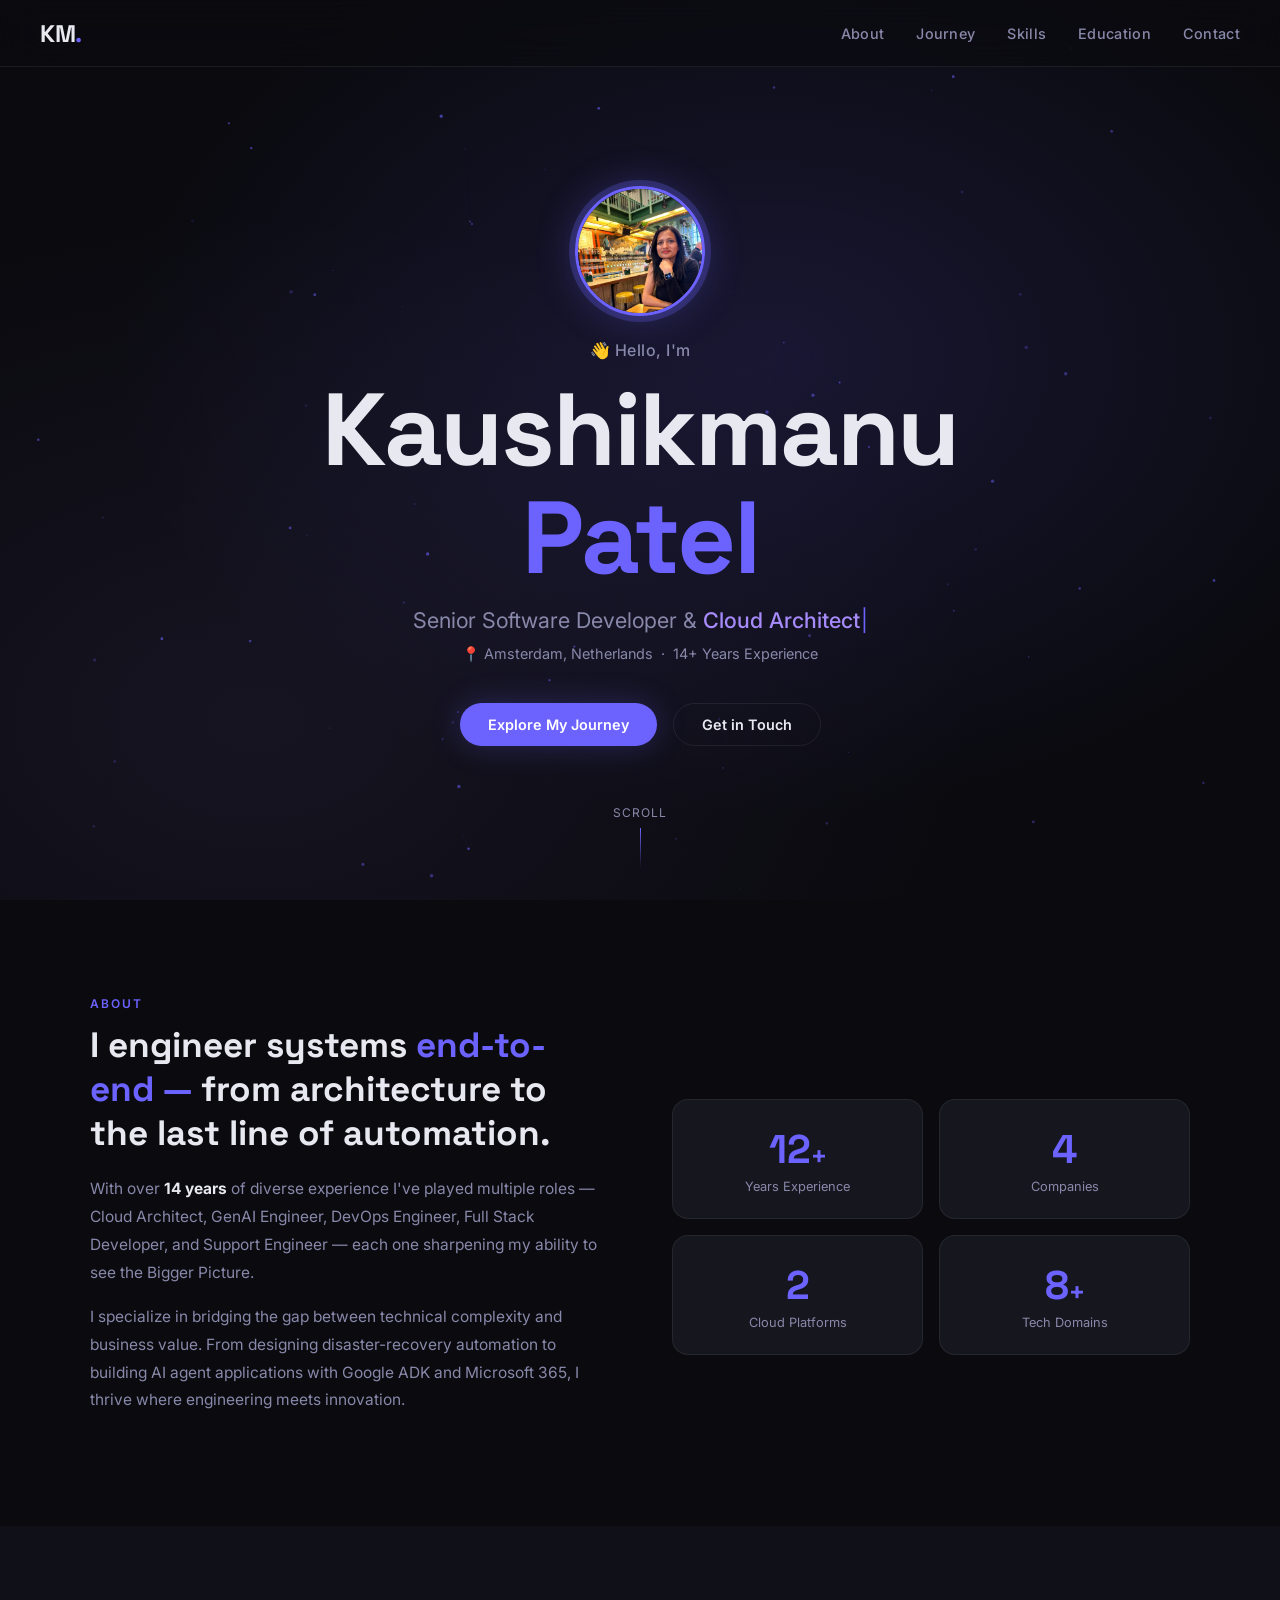
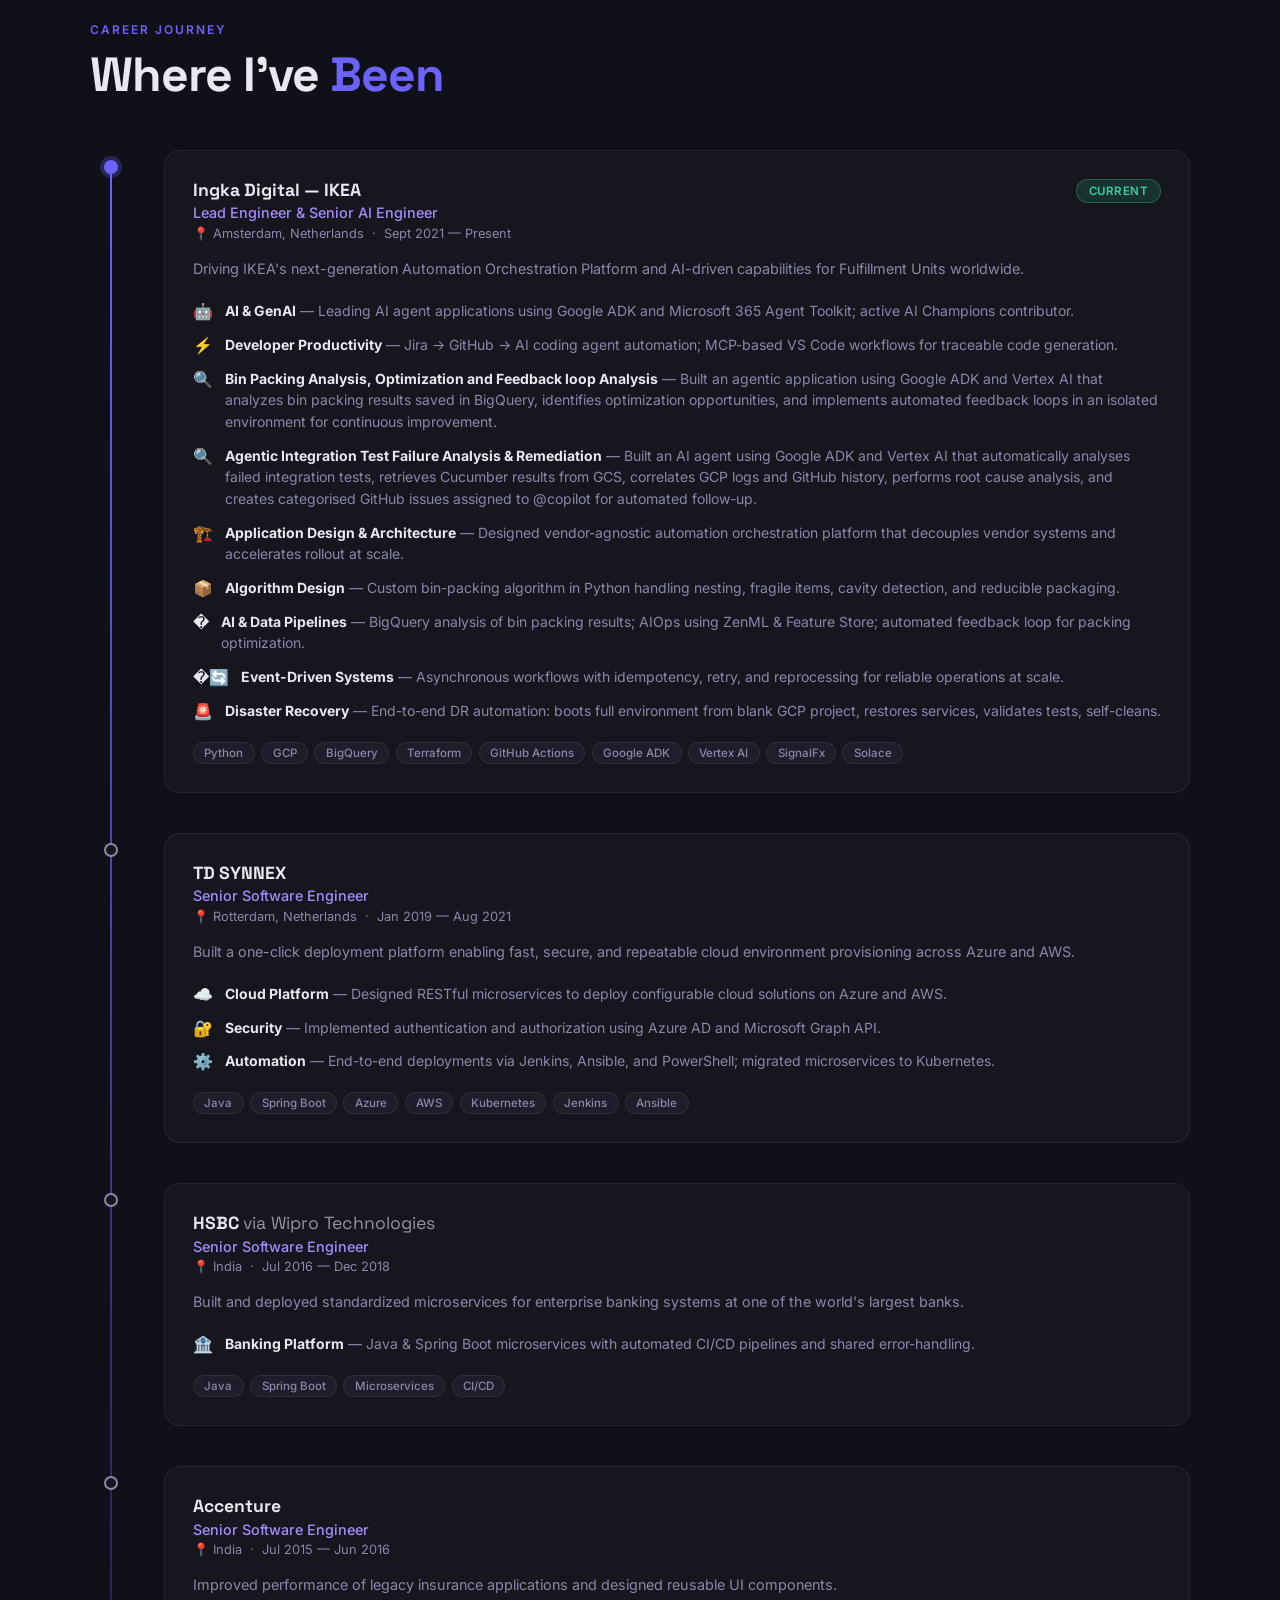
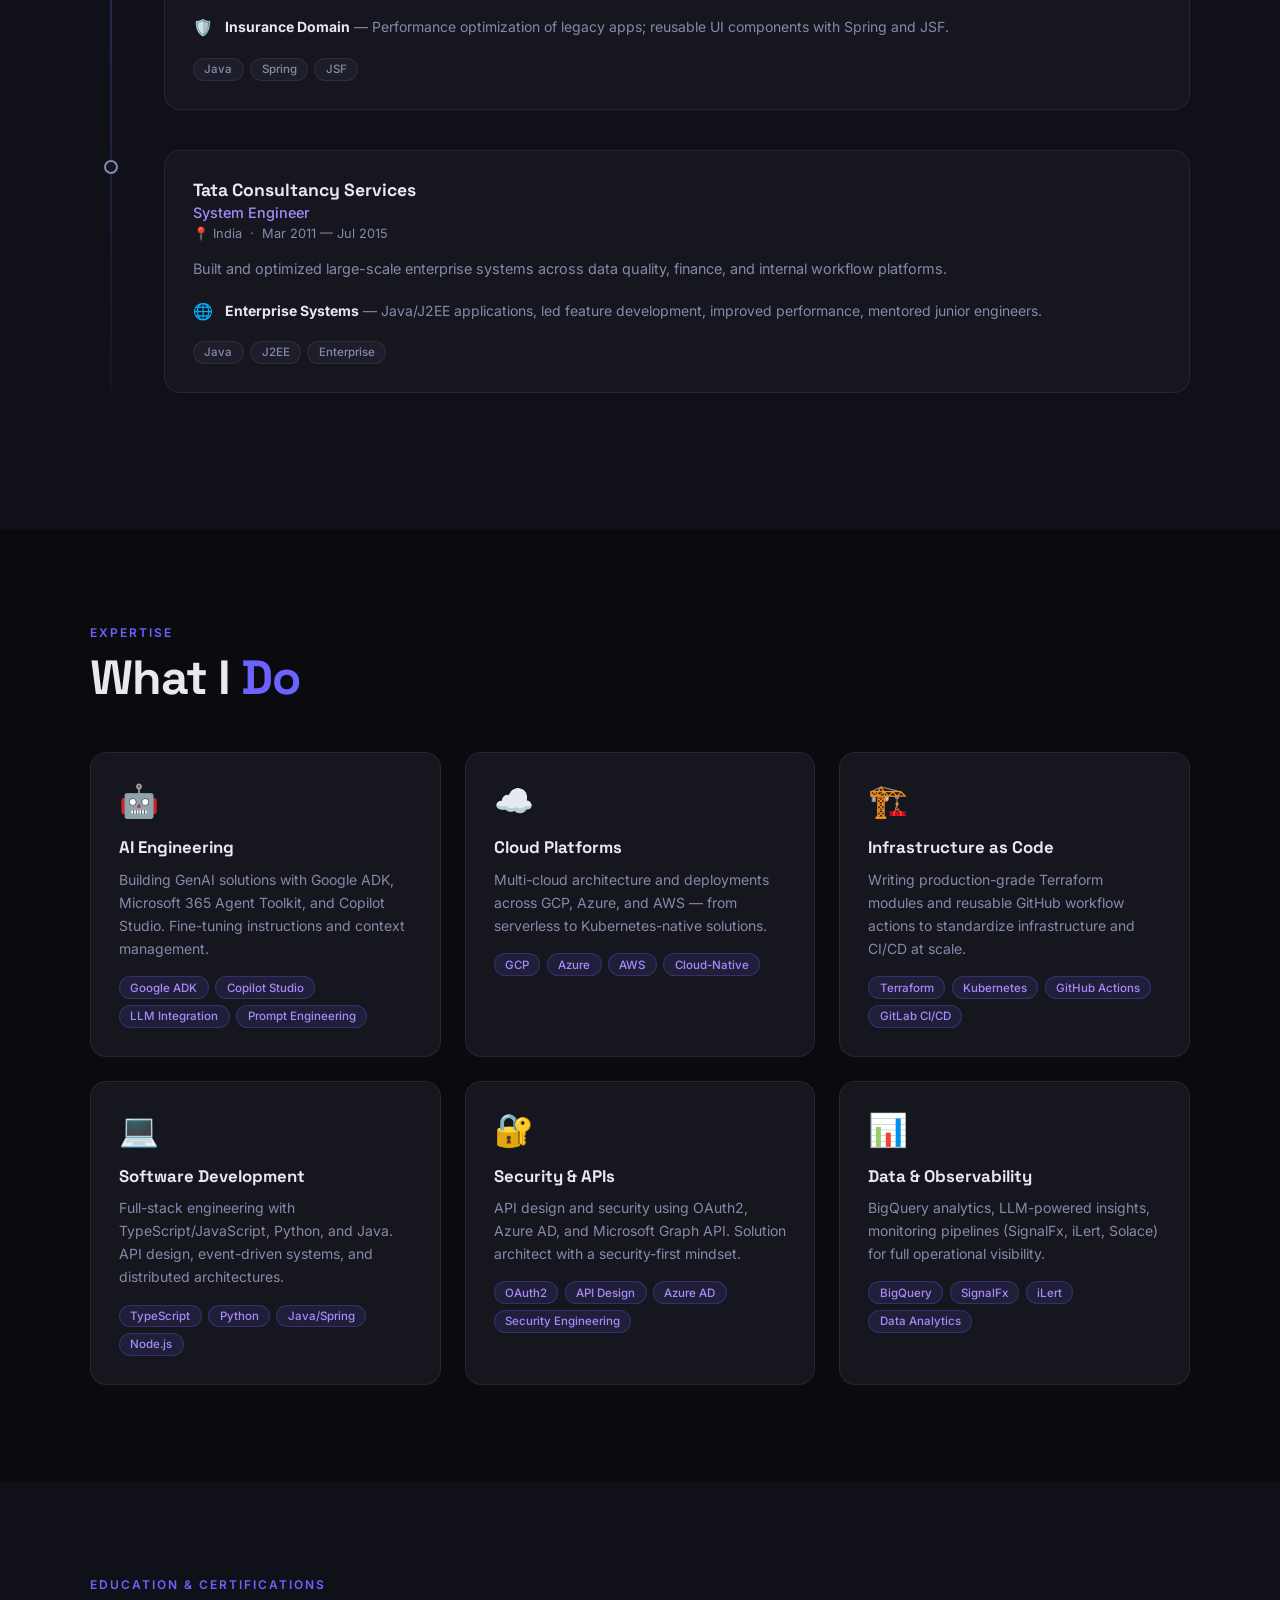
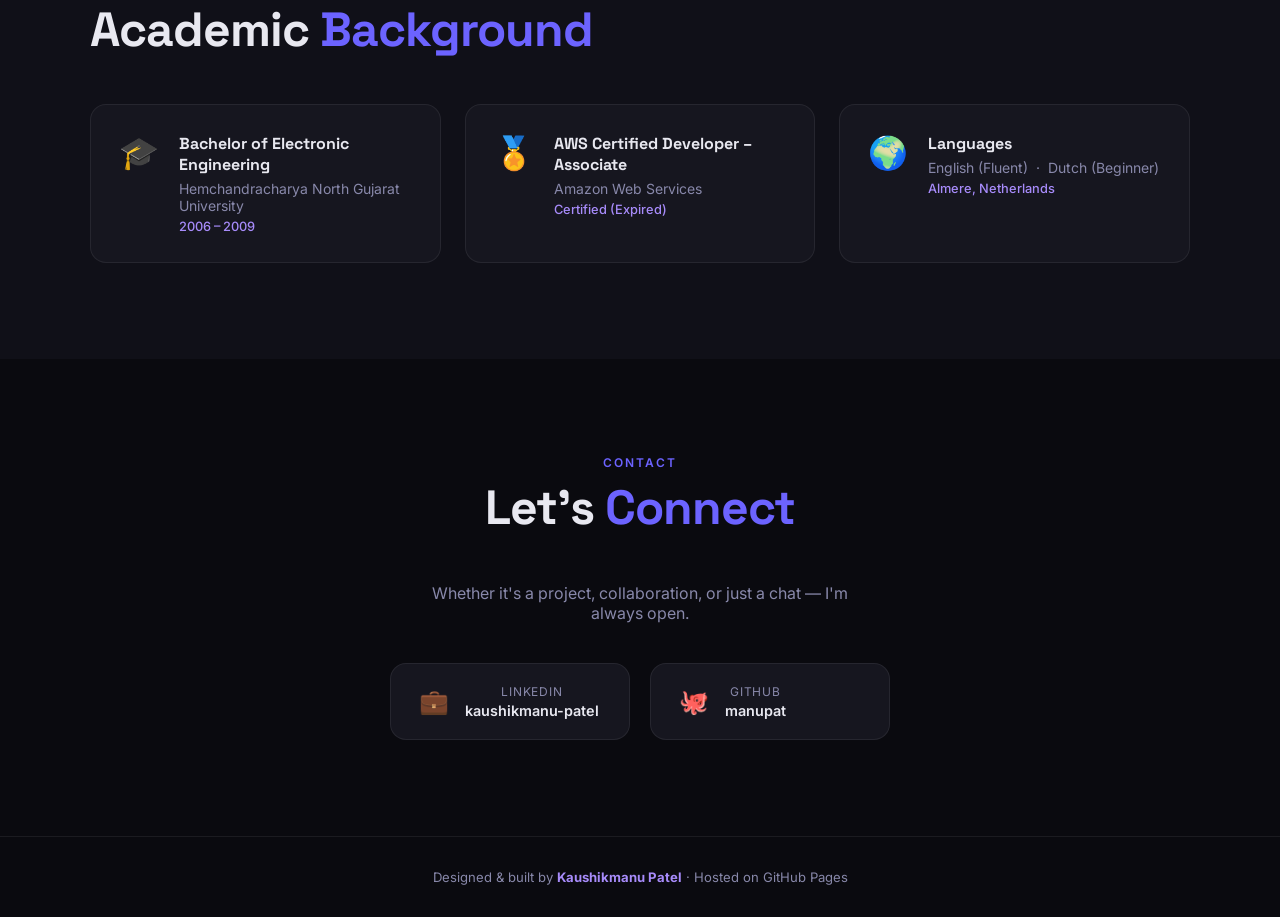
<file: index.html>
<!DOCTYPE html>
<html lang="en">
<head>
  <meta charset="UTF-8" />
  <meta name="viewport" content="width=device-width, initial-scale=1.0" />
  <title>Kaushikmanu Patel — Senior Software Developer</title>
  <link rel="preconnect" href="https://fonts.googleapis.com" />
  <link href="https://fonts.googleapis.com/css2?family=Inter:wght@300;400;500;600;700;800&family=Space+Grotesk:wght@400;500;600;700&display=swap" rel="stylesheet" />
  <link rel="stylesheet" href="style.css" />
</head>
<body>

  <!-- ──────────────────────────── NAV ──────────────────────────── -->
  <nav id="navbar">
    <div class="nav-brand">KM<span class="dot">.</span></div>
    <ul class="nav-links">
      <li><a href="#about">About</a></li>
      <li><a href="#journey">Journey</a></li>
      <li><a href="#skills">Skills</a></li>
      <li><a href="#education">Education</a></li>
      <li><a href="#contact">Contact</a></li>
    </ul>
    <button class="hamburger" id="hamburger" aria-label="menu">
      <span></span><span></span><span></span>
    </button>
  </nav>

  <!-- ──────────────────────────── HERO ──────────────────────────── -->
  <section id="hero">
    <div class="hero-bg">
      <canvas id="particle-canvas"></canvas>
    </div>
    <div class="hero-content">
      <div class="hero-avatar-wrap">
        <img src="IMG_2218.JPG" alt="Kaushikmanu Patel" class="hero-avatar" />
      </div>
      <p class="hero-eyebrow">👋 Hello, I'm</p>
      <h1 class="hero-name">Kaushikmanu<br /><span class="accent">Patel</span></h1>
      <p class="hero-title">Senior Software Developer &amp; <span class="typed-wrapper"><span id="typed"></span><span class="cursor">|</span></span></p>
      <p class="hero-location">📍 Amsterdam, Netherlands &nbsp;·&nbsp; 14+ Years Experience</p>
      <div class="hero-cta">
        <a href="#journey" class="btn btn-primary">Explore My Journey</a>
        <a href="#contact" class="btn btn-ghost">Get in Touch</a>
      </div>
    </div>
    <div class="scroll-hint">
      <span>Scroll</span>
      <div class="scroll-line"></div>
    </div>
  </section>

  <!-- ──────────────────────────── ABOUT ──────────────────────────── -->
  <section id="about" class="section">
    <div class="container">
      <div class="section-label">About</div>
      <div class="about-grid">
        <div class="about-text fade-in">
          <h2>I engineer systems <span class="accent">end-to-end —</span> from architecture to the last line of automation.</h2>
          <p>With over <strong>14 years</strong> of diverse experience I've played multiple roles — Cloud Architect, GenAI Engineer, DevOps Engineer, Full Stack Developer, and Support Engineer — each one sharpening my ability to see the Bigger Picture.</p>
          <p>I specialize in bridging the gap between technical complexity and business value. From designing disaster-recovery automation to building AI agent applications with Google ADK and Microsoft 365, I thrive where engineering meets innovation.</p>
        </div>
        <div class="about-cards fade-in">
          <div class="stat-card">
            <span class="stat-number" data-target="14">0</span><span class="stat-suffix">+</span>
            <span class="stat-label">Years Experience</span>
          </div>
          <div class="stat-card">
            <span class="stat-number" data-target="5">0</span><span class="stat-suffix"></span>
            <span class="stat-label">Companies</span>
          </div>
          <div class="stat-card">
            <span class="stat-number" data-target="3">0</span><span class="stat-suffix"></span>
            <span class="stat-label">Cloud Platforms</span>
          </div>
          <div class="stat-card">
            <span class="stat-number" data-target="10">0</span><span class="stat-suffix">+</span>
            <span class="stat-label">Tech Domains</span>
          </div>
        </div>
      </div>
    </div>
  </section>

  <!-- ──────────────────────────── JOURNEY ──────────────────────────── -->
  <section id="journey" class="section section-dark">
    <div class="container">
      <div class="section-label">Career Journey</div>
      <h2 class="section-title">Where I've <span class="accent">Been</span></h2>
      <div class="timeline">

        <!-- Job 1 -->
        <div class="timeline-item active" data-job="0">
          <div class="timeline-marker">
            <div class="marker-dot"></div>
          </div>
          <div class="timeline-card fade-in">
            <div class="card-header">
              <div>
                <div class="card-company">Ingka Digital — IKEA</div>
                <div class="card-role">Lead Engineer & Senior AI Engineer</div>
                <div class="card-meta">📍 Amsterdam, Netherlands &nbsp;·&nbsp; Sept 2021 — Present</div>
              </div>
              <div class="card-badge current">Current</div>
            </div>
            <p class="card-tagline">Driving IKEA's next-generation Automation Orchestration Platform and AI-driven capabilities for Fulfillment Units worldwide.</p>
            <div class="card-highlights">
              <div class="highlight">
                <span class="h-icon">🤖</span>
                <div><strong>AI & GenAI</strong> — Leading AI agent applications using Google ADK and Microsoft 365 Agent Toolkit; active AI Champions contributor.</div>
              </div>
              <div class="highlight">
                <span class="h-icon">⚡</span>
                <div><strong>Developer Productivity</strong> — Jira → GitHub → AI coding agent automation; MCP-based VS Code workflows for traceable code generation.</div>
              </div>
              <div class="highlight">
                <span class="h-icon">🔍</span>
                <div><strong>Bin Packing Analysis, Optimization and Feedback loop Analysis</strong> — Built an agentic application using Google ADK and Vertex AI that analyzes bin packing results saved in BigQuery, identifies optimization opportunities, and implements automated feedback loops in an isolated environment for continuous improvement.</div>
              </div>
              <div class="highlight">
                <span class="h-icon">🔍</span>
                <div><strong>Agentic Integration Test Failure Analysis & Remediation</strong> — Built an AI agent using Google ADK and Vertex AI that automatically analyses failed integration tests, retrieves Cucumber results from GCS, correlates GCP logs and GitHub history, performs root cause analysis, and creates categorised GitHub issues assigned to @copilot for automated follow-up.</div>
              </div>
              <div class="highlight">
                <span class="h-icon">🏗️</span>
                <div><strong>Application Design & Architecture</strong> — Designed vendor-agnostic automation orchestration platform that decouples vendor systems and accelerates rollout at scale.</div>
              </div>
              <div class="highlight">
                <span class="h-icon">📦</span>
                <div><strong>Algorithm Design</strong> — Custom bin-packing algorithm in Python handling nesting, fragile items, cavity detection, and reducible packaging.</div>
              </div>
              <div class="highlight">
                <span class="h-icon">�</span>
                <div><strong>AI & Data Pipelines</strong> — BigQuery analysis of bin packing results; AIOps using ZenML & Feature Store; automated feedback loop for packing optimization.</div>
              </div>
              <div class="highlight">
                <span class="h-icon">�🔄</span>
                <div><strong>Event-Driven Systems</strong> — Asynchronous workflows with idempotency, retry, and reprocessing for reliable operations at scale.</div>
              </div>
              <div class="highlight">
                <span class="h-icon">🚨</span>
                <div><strong>Disaster Recovery</strong> — End-to-end DR automation: boots full environment from blank GCP project, restores services, validates tests, self-cleans.</div>
              </div>
            </div>
            <div class="card-tags">
              <span>Python</span><span>GCP</span><span>BigQuery</span><span>Terraform</span><span>GitHub Actions</span><span>Google ADK</span><span>Vertex AI</span><span>SignalFx</span><span>Solace</span>
            </div>
          </div>
        </div>

        <!-- Job 2 -->
        <div class="timeline-item" data-job="1">
          <div class="timeline-marker">
            <div class="marker-dot"></div>
          </div>
          <div class="timeline-card fade-in">
            <div class="card-header">
              <div>
                <div class="card-company">TD SYNNEX</div>
                <div class="card-role">Senior Software Engineer</div>
                <div class="card-meta">📍 Rotterdam, Netherlands &nbsp;·&nbsp; Jan 2019 — Aug 2021</div>
              </div>
            </div>
            <p class="card-tagline">Built a one-click deployment platform enabling fast, secure, and repeatable cloud environment provisioning across Azure and AWS.</p>
            <div class="card-highlights">
              <div class="highlight">
                <span class="h-icon">☁️</span>
                <div><strong>Cloud Platform</strong> — Designed RESTful microservices to deploy configurable cloud solutions on Azure and AWS.</div>
              </div>
              <div class="highlight">
                <span class="h-icon">🔐</span>
                <div><strong>Security</strong> — Implemented authentication and authorization using Azure AD and Microsoft Graph API.</div>
              </div>
              <div class="highlight">
                <span class="h-icon">⚙️</span>
                <div><strong>Automation</strong> — End-to-end deployments via Jenkins, Ansible, and PowerShell; migrated microservices to Kubernetes.</div>
              </div>
            </div>
            <div class="card-tags">
              <span>Java</span><span>Spring Boot</span><span>Azure</span><span>AWS</span><span>Kubernetes</span><span>Jenkins</span><span>Ansible</span>
            </div>
          </div>
        </div>

        <!-- Job 3 -->
        <div class="timeline-item" data-job="2">
          <div class="timeline-marker">
            <div class="marker-dot"></div>
          </div>
          <div class="timeline-card fade-in">
            <div class="card-header">
              <div>
                <div class="card-company">HSBC <span style="font-weight:400;opacity:0.6">via Wipro Technologies</span></div>
                <div class="card-role">Senior Software Engineer</div>
                <div class="card-meta">📍 India &nbsp;·&nbsp; Jul 2016 — Dec 2018</div>
              </div>
            </div>
            <p class="card-tagline">Built and deployed standardized microservices for enterprise banking systems at one of the world's largest banks.</p>
            <div class="card-highlights">
              <div class="highlight">
                <span class="h-icon">🏦</span>
                <div><strong>Banking Platform</strong> — Java & Spring Boot microservices with automated CI/CD pipelines and shared error-handling.</div>
              </div>
            </div>
            <div class="card-tags">
              <span>Java</span><span>Spring Boot</span><span>Microservices</span><span>CI/CD</span>
            </div>
          </div>
        </div>

        <!-- Job 4 -->
        <div class="timeline-item" data-job="3">
          <div class="timeline-marker">
            <div class="marker-dot"></div>
          </div>
          <div class="timeline-card fade-in">
            <div class="card-header">
              <div>
                <div class="card-company">Accenture</div>
                <div class="card-role">Senior Software Engineer</div>
                <div class="card-meta">📍 India &nbsp;·&nbsp; Jul 2015 — Jun 2016</div>
              </div>
            </div>
            <p class="card-tagline">Improved performance of legacy insurance applications and designed reusable UI components.</p>
            <div class="card-highlights">
              <div class="highlight">
                <span class="h-icon">🛡️</span>
                <div><strong>Insurance Domain</strong> — Performance optimization of legacy apps; reusable UI components with Spring and JSF.</div>
              </div>
            </div>
            <div class="card-tags">
              <span>Java</span><span>Spring</span><span>JSF</span>
            </div>
          </div>
        </div>

        <!-- Job 5 -->
        <div class="timeline-item" data-job="4">
          <div class="timeline-marker">
            <div class="marker-dot"></div>
          </div>
          <div class="timeline-card fade-in">
            <div class="card-header">
              <div>
                <div class="card-company">Tata Consultancy Services</div>
                <div class="card-role">System Engineer</div>
                <div class="card-meta">📍 India &nbsp;·&nbsp; Mar 2011 — Jul 2015</div>
              </div>
            </div>
            <p class="card-tagline">Built and optimized large-scale enterprise systems across data quality, finance, and internal workflow platforms.</p>
            <div class="card-highlights">
              <div class="highlight">
                <span class="h-icon">🌐</span>
                <div><strong>Enterprise Systems</strong> — Java/J2EE applications, led feature development, improved performance, mentored junior engineers.</div>
              </div>
            </div>
            <div class="card-tags">
              <span>Java</span><span>J2EE</span><span>Enterprise</span>
            </div>
          </div>
        </div>

      </div>
    </div>
  </section>

  <!-- ──────────────────────────── SKILLS ──────────────────────────── -->
  <section id="skills" class="section">
    <div class="container">
      <div class="section-label">Expertise</div>
      <h2 class="section-title">What I <span class="accent">Do</span></h2>
      <div class="skills-grid">

        <div class="skill-category fade-in">
          <div class="skill-icon">🤖</div>
          <h3>AI Engineering</h3>
          <p>Building GenAI solutions with Google ADK, Microsoft 365 Agent Toolkit, and Copilot Studio. Fine-tuning instructions and context management.</p>
          <div class="skill-tags">
            <span>Google ADK</span><span>Copilot Studio</span><span>LLM Integration</span><span>Prompt Engineering</span>
          </div>
        </div>

        <div class="skill-category fade-in">
          <div class="skill-icon">☁️</div>
          <h3>Cloud Platforms</h3>
          <p>Multi-cloud architecture and deployments across GCP, Azure, and AWS — from serverless to Kubernetes-native solutions.</p>
          <div class="skill-tags">
            <span>GCP</span><span>Azure</span><span>AWS</span><span>Cloud-Native</span>
          </div>
        </div>

        <div class="skill-category fade-in">
          <div class="skill-icon">🏗️</div>
          <h3>Infrastructure as Code</h3>
          <p>Writing production-grade Terraform modules and reusable GitHub workflow actions to standardize infrastructure and CI/CD at scale.</p>
          <div class="skill-tags">
            <span>Terraform</span><span>Kubernetes</span><span>GitHub Actions</span><span>GitLab CI/CD</span>
          </div>
        </div>

        <div class="skill-category fade-in">
          <div class="skill-icon">💻</div>
          <h3>Software Development</h3>
          <p>Full-stack engineering with TypeScript/JavaScript, Python, and Java. API design, event-driven systems, and distributed architectures.</p>
          <div class="skill-tags">
            <span>TypeScript</span><span>Python</span><span>Java/Spring</span><span>Node.js</span>
          </div>
        </div>

        <div class="skill-category fade-in">
          <div class="skill-icon">🔐</div>
          <h3>Security & APIs</h3>
          <p>API design and security using OAuth2, Azure AD, and Microsoft Graph API. Solution architect with a security-first mindset.</p>
          <div class="skill-tags">
            <span>OAuth2</span><span>API Design</span><span>Azure AD</span><span>Security Engineering</span>
          </div>
        </div>

        <div class="skill-category fade-in">
          <div class="skill-icon">📊</div>
          <h3>Data & Observability</h3>
          <p>BigQuery analytics, LLM-powered insights, monitoring pipelines (SignalFx, iLert, Solace) for full operational visibility.</p>
          <div class="skill-tags">
            <span>BigQuery</span><span>SignalFx</span><span>iLert</span><span>Data Analytics</span>
          </div>
        </div>

      </div>
    </div>
  </section>

  <!-- ──────────────────────────── EDUCATION ──────────────────────────── -->
  <section id="education" class="section section-dark">
    <div class="container">
      <div class="section-label">Education &amp; Certifications</div>
      <h2 class="section-title">Academic <span class="accent">Background</span></h2>
      <div class="edu-grid">
        <div class="edu-card fade-in">
          <div class="edu-icon">🎓</div>
          <div>
            <div class="edu-degree">Bachelor of Electronic Engineering</div>
            <div class="edu-school">Hemchandracharya North Gujarat University</div>
            <div class="edu-year">2006 – 2009</div>
          </div>
        </div>
        <div class="edu-card fade-in">
          <div class="edu-icon">🏅</div>
          <div>
            <div class="edu-degree">AWS Certified Developer – Associate</div>
            <div class="edu-school">Amazon Web Services</div>
            <div class="edu-year">Certified (Expired)</div>
          </div>
        </div>
        <div class="edu-card fade-in">
          <div class="edu-icon">🌍</div>
          <div>
            <div class="edu-degree">Languages</div>
            <div class="edu-school">English (Fluent) &nbsp;·&nbsp; Dutch (Beginner)</div>
            <div class="edu-year">Almere, Netherlands</div>
          </div>
        </div>
      </div>
    </div>
  </section>

  <!-- ──────────────────────────── CONTACT ──────────────────────────── -->
  <section id="contact" class="section">
    <div class="container contact-container fade-in">
      <div class="section-label">Contact</div>
      <h2 class="section-title">Let's <span class="accent">Connect</span></h2>
      <p class="contact-sub">Whether it's a project, collaboration, or just a chat — I'm always open.</p>
      <div class="contact-links">
        <a href="https://www.linkedin.com/in/kaushikmanu-patel/" target="_blank" rel="noopener noreferrer" class="contact-card">
          <span class="cc-icon">💼</span>
          <div>
            <div class="cc-label">LinkedIn</div>
            <div class="cc-value">kaushikmanu-patel</div>
          </div>
        </a>
        <a href="https://github.com/manupat" target="_blank" rel="noopener noreferrer" class="contact-card">
          <span class="cc-icon">🐙</span>
          <div>
            <div class="cc-label">GitHub</div>
            <div class="cc-value">manupat</div>
          </div>
        </a>
      </div>
    </div>
  </section>

  <!-- ──────────────────────────── FOOTER ──────────────────────────── -->
  <footer>
    <p>Designed &amp; built by <strong>Kaushikmanu Patel</strong> · Hosted on GitHub Pages</p>
  </footer>

  <script src="script.js"></script>
</body>
</html>
</file>
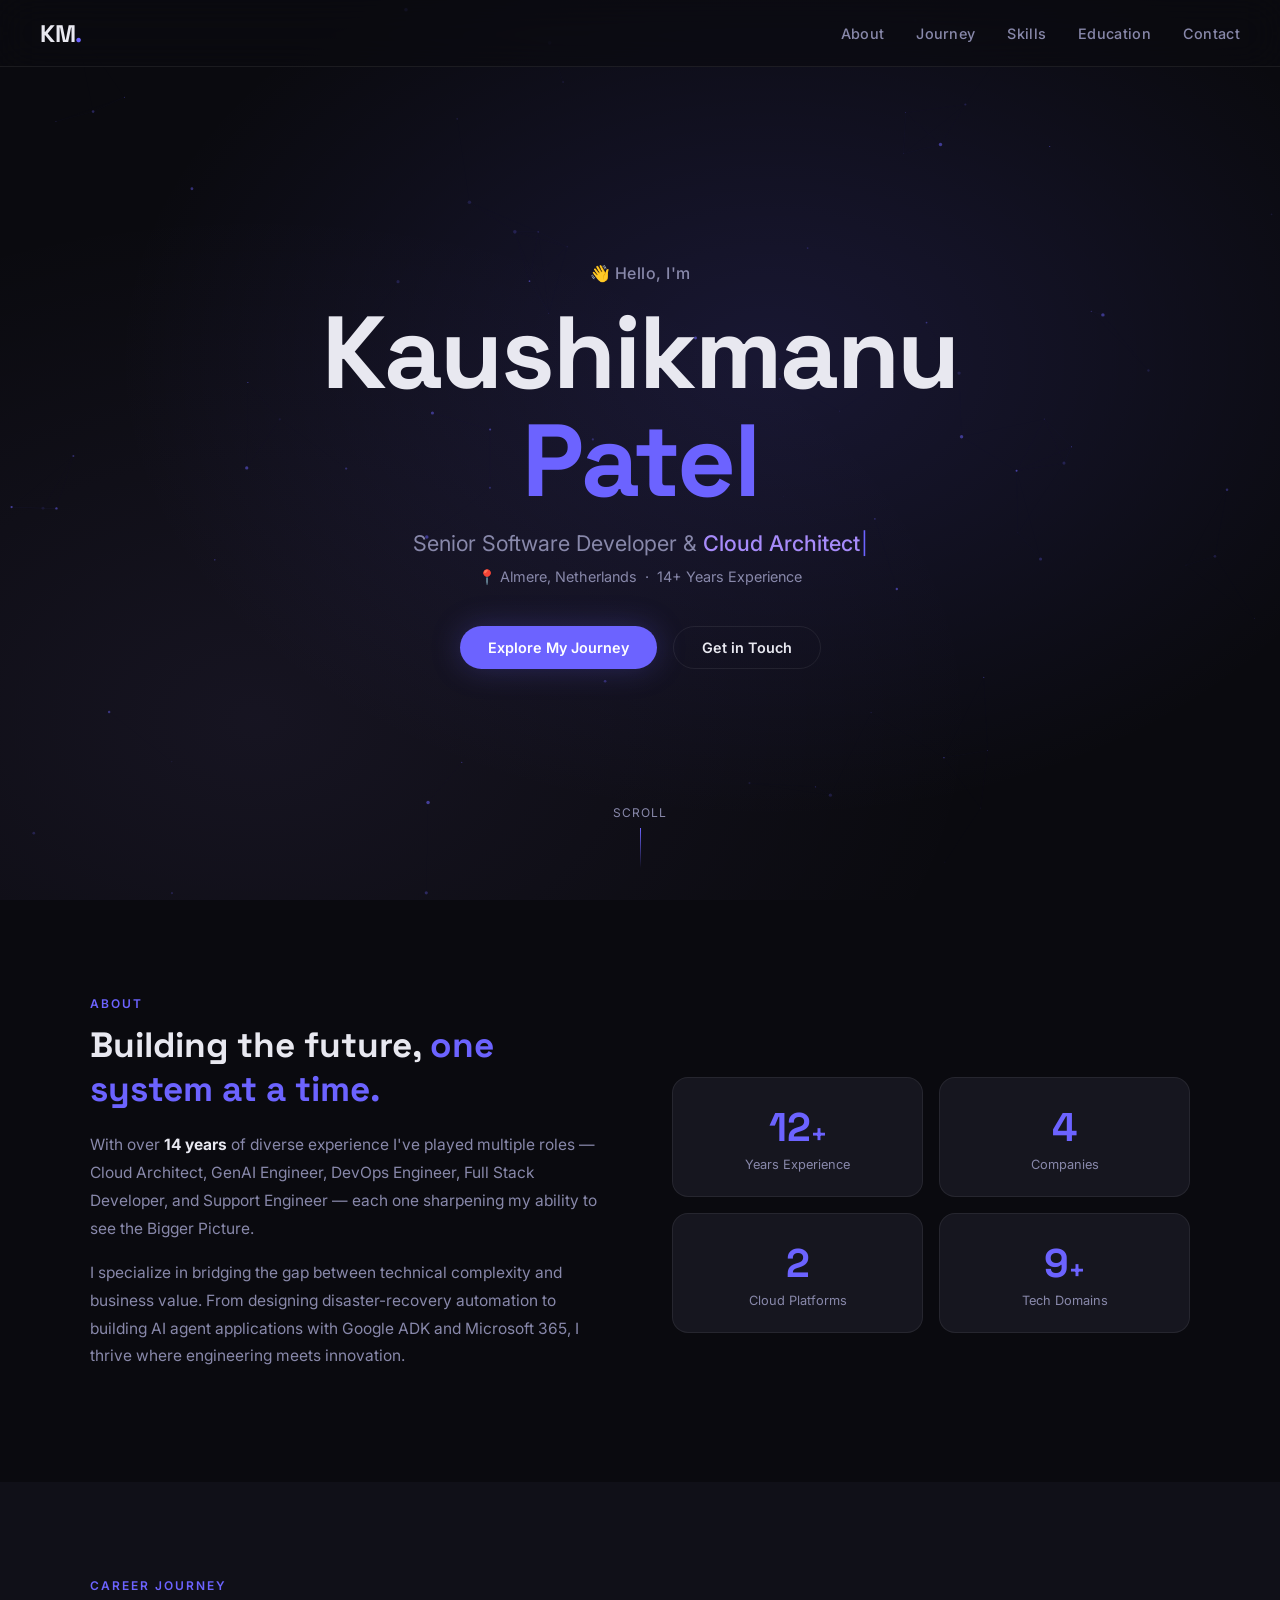
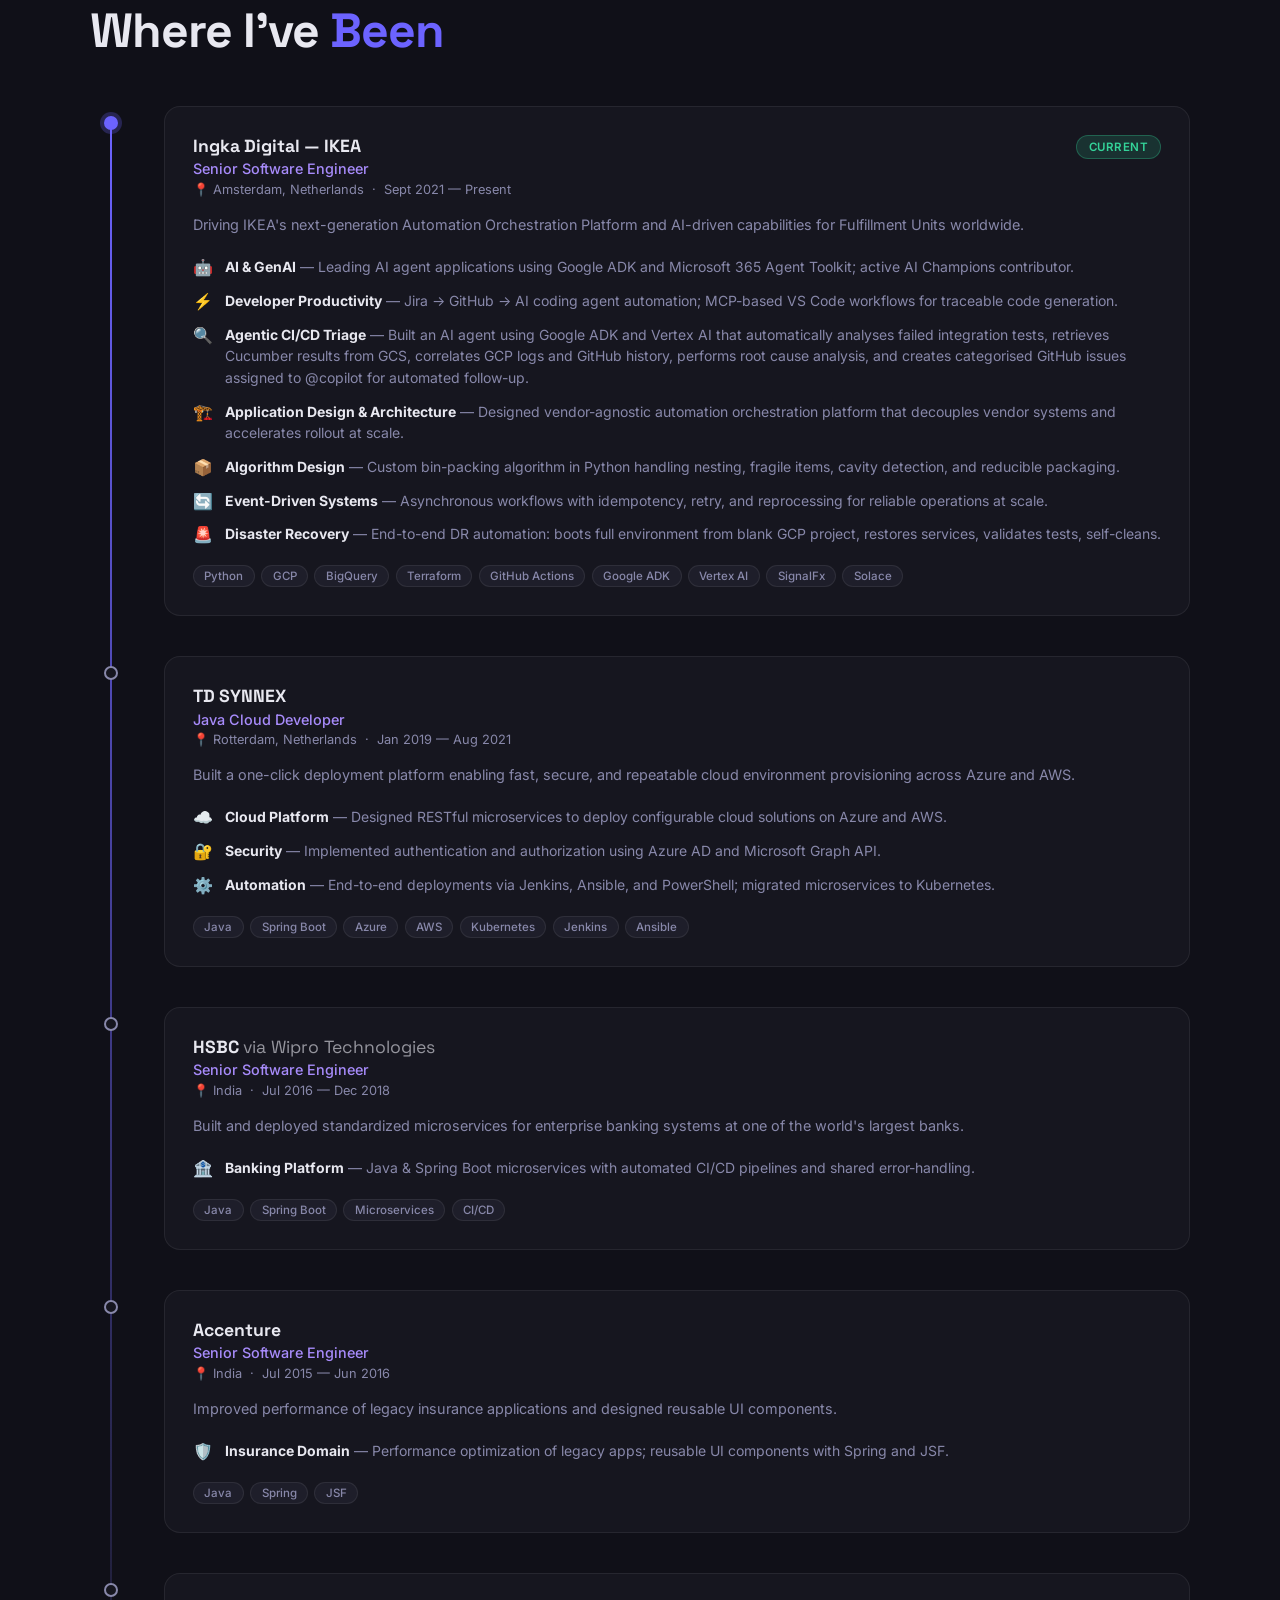
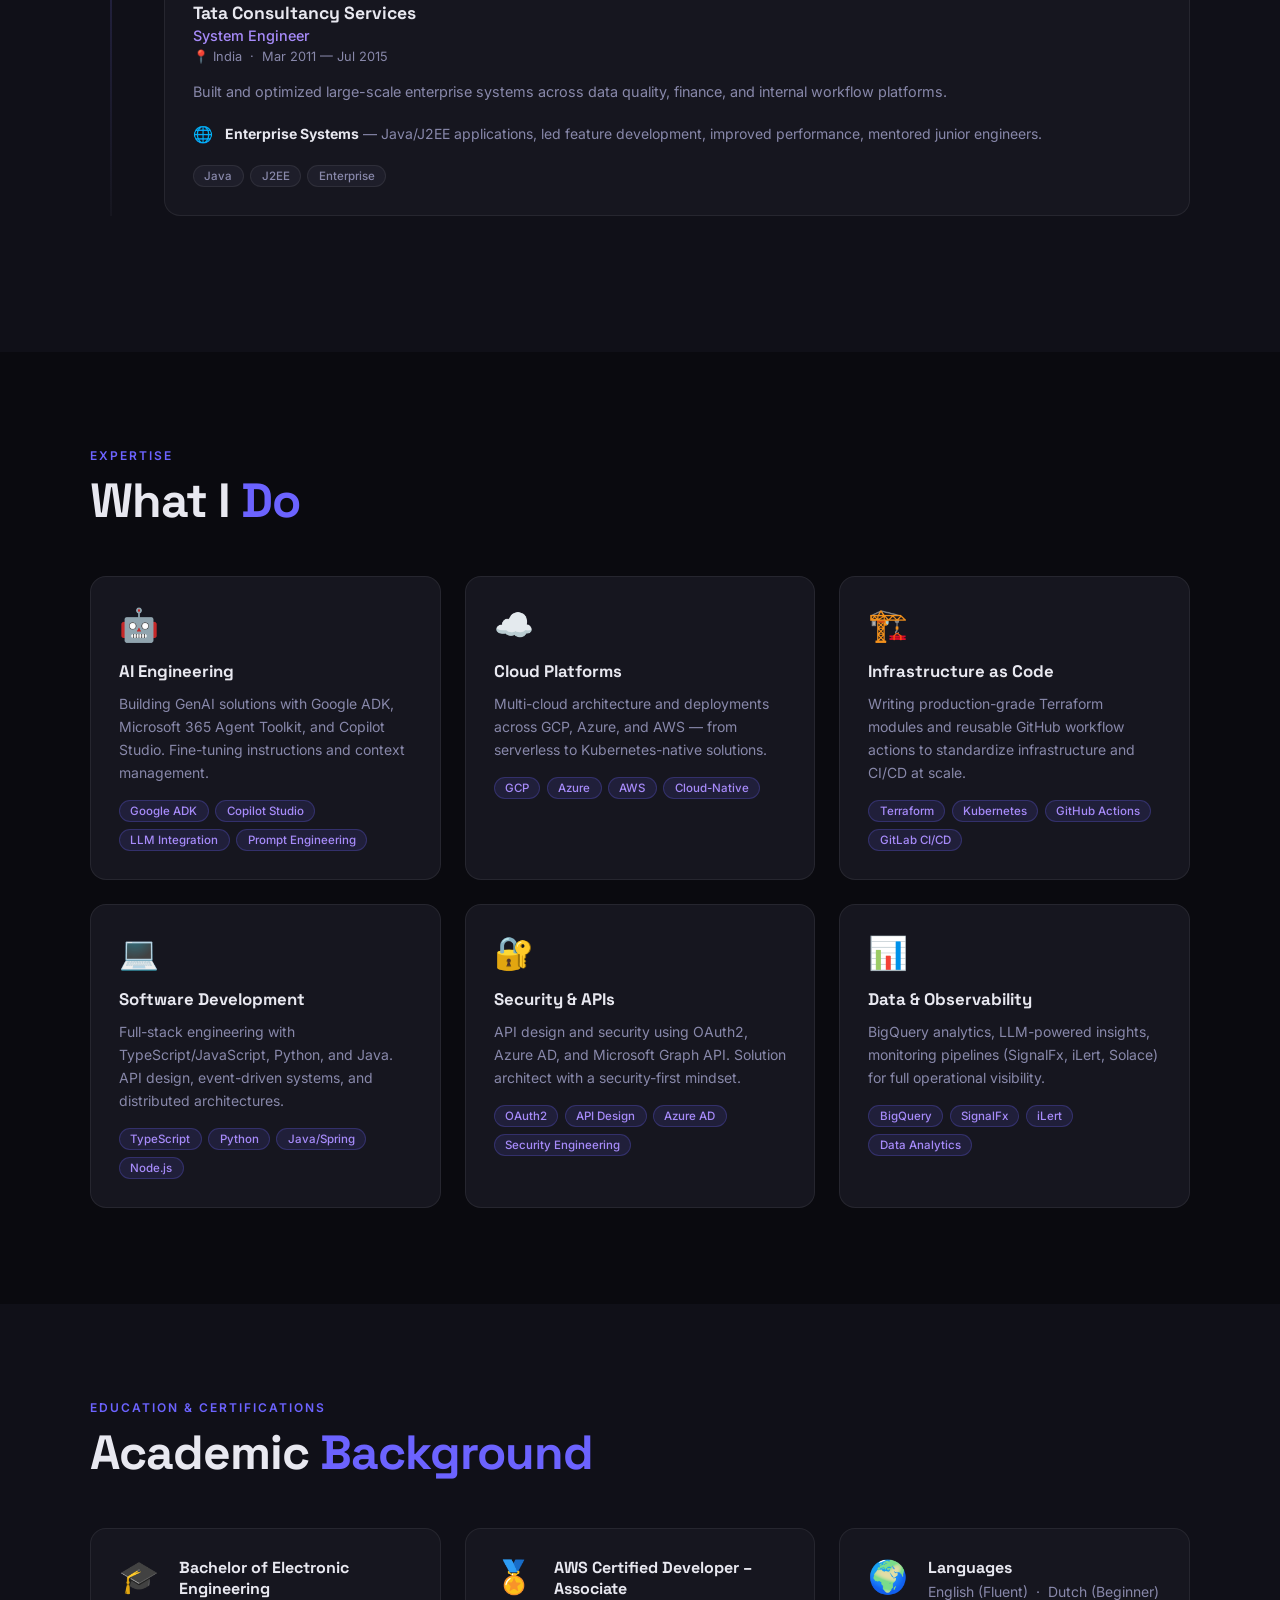
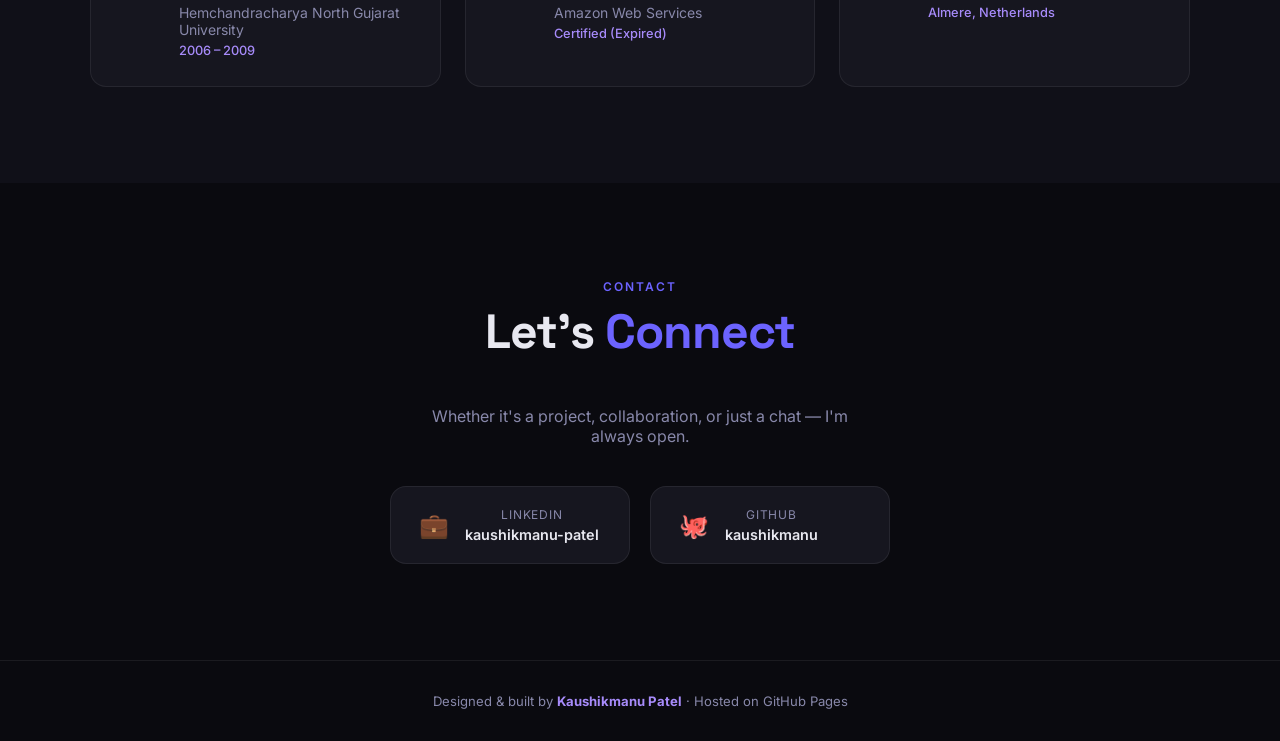
<file: app/index.html>
<!DOCTYPE html>
<html lang="en">
<head>
  <meta charset="UTF-8" />
  <meta name="viewport" content="width=device-width, initial-scale=1.0" />
  <title>Kaushikmanu Patel — Senior Software Developer</title>
  <link rel="preconnect" href="https://fonts.googleapis.com" />
  <link href="https://fonts.googleapis.com/css2?family=Inter:wght@300;400;500;600;700;800&family=Space+Grotesk:wght@400;500;600;700&display=swap" rel="stylesheet" />
  <link rel="stylesheet" href="style.css" />
</head>
<body>

  <!-- ──────────────────────────── NAV ──────────────────────────── -->
  <nav id="navbar">
    <div class="nav-brand">KM<span class="dot">.</span></div>
    <ul class="nav-links">
      <li><a href="#about">About</a></li>
      <li><a href="#journey">Journey</a></li>
      <li><a href="#skills">Skills</a></li>
      <li><a href="#education">Education</a></li>
      <li><a href="#contact">Contact</a></li>
    </ul>
    <button class="hamburger" id="hamburger" aria-label="menu">
      <span></span><span></span><span></span>
    </button>
  </nav>

  <!-- ──────────────────────────── HERO ──────────────────────────── -->
  <section id="hero">
    <div class="hero-bg">
      <canvas id="particle-canvas"></canvas>
    </div>
    <div class="hero-content">
      <p class="hero-eyebrow">👋 Hello, I'm</p>
      <h1 class="hero-name">Kaushikmanu<br /><span class="accent">Patel</span></h1>
      <p class="hero-title">Senior Software Developer &amp; <span class="typed-wrapper"><span id="typed"></span><span class="cursor">|</span></span></p>
      <p class="hero-location">📍 Almere, Netherlands &nbsp;·&nbsp; 14+ Years Experience</p>
      <div class="hero-cta">
        <a href="#journey" class="btn btn-primary">Explore My Journey</a>
        <a href="#contact" class="btn btn-ghost">Get in Touch</a>
      </div>
    </div>
    <div class="scroll-hint">
      <span>Scroll</span>
      <div class="scroll-line"></div>
    </div>
  </section>

  <!-- ──────────────────────────── ABOUT ──────────────────────────── -->
  <section id="about" class="section">
    <div class="container">
      <div class="section-label">About</div>
      <div class="about-grid">
        <div class="about-text fade-in">
          <h2>Building the future, <span class="accent">one system at a time.</span></h2>
          <p>With over <strong>14 years</strong> of diverse experience I've played multiple roles — Cloud Architect, GenAI Engineer, DevOps Engineer, Full Stack Developer, and Support Engineer — each one sharpening my ability to see the Bigger Picture.</p>
          <p>I specialize in bridging the gap between technical complexity and business value. From designing disaster-recovery automation to building AI agent applications with Google ADK and Microsoft 365, I thrive where engineering meets innovation.</p>
        </div>
        <div class="about-cards fade-in">
          <div class="stat-card">
            <span class="stat-number" data-target="14">0</span><span class="stat-suffix">+</span>
            <span class="stat-label">Years Experience</span>
          </div>
          <div class="stat-card">
            <span class="stat-number" data-target="5">0</span><span class="stat-suffix"></span>
            <span class="stat-label">Companies</span>
          </div>
          <div class="stat-card">
            <span class="stat-number" data-target="3">0</span><span class="stat-suffix"></span>
            <span class="stat-label">Cloud Platforms</span>
          </div>
          <div class="stat-card">
            <span class="stat-number" data-target="10">0</span><span class="stat-suffix">+</span>
            <span class="stat-label">Tech Domains</span>
          </div>
        </div>
      </div>
    </div>
  </section>

  <!-- ──────────────────────────── JOURNEY ──────────────────────────── -->
  <section id="journey" class="section section-dark">
    <div class="container">
      <div class="section-label">Career Journey</div>
      <h2 class="section-title">Where I've <span class="accent">Been</span></h2>
      <div class="timeline">

        <!-- Job 1 -->
        <div class="timeline-item active" data-job="0">
          <div class="timeline-marker">
            <div class="marker-dot"></div>
          </div>
          <div class="timeline-card fade-in">
            <div class="card-header">
              <div>
                <div class="card-company">Ingka Digital — IKEA</div>
                <div class="card-role">Senior Software Engineer</div>
                <div class="card-meta">📍 Amsterdam, Netherlands &nbsp;·&nbsp; Sept 2021 — Present</div>
              </div>
              <div class="card-badge current">Current</div>
            </div>
            <p class="card-tagline">Driving IKEA's next-generation Automation Orchestration Platform and AI-driven capabilities for Fulfillment Units worldwide.</p>
            <div class="card-highlights">
              <div class="highlight">
                <span class="h-icon">🤖</span>
                <div><strong>AI & GenAI</strong> — Leading AI agent applications using Google ADK and Microsoft 365 Agent Toolkit; active AI Champions contributor.</div>
              </div>
              <div class="highlight">
                <span class="h-icon">⚡</span>
                <div><strong>Developer Productivity</strong> — Jira → GitHub → AI coding agent automation; MCP-based VS Code workflows for traceable code generation.</div>
              </div>
              <div class="highlight">
                <span class="h-icon">🔍</span>
                <div><strong>Agentic CI/CD Triage</strong> — Built an AI agent using Google ADK and Vertex AI that automatically analyses failed integration tests, retrieves Cucumber results from GCS, correlates GCP logs and GitHub history, performs root cause analysis, and creates categorised GitHub issues assigned to @copilot for automated follow-up.</div>
              </div>
              <div class="highlight">
                <span class="h-icon">🏗️</span>
                <div><strong>Application Design & Architecture</strong> — Designed vendor-agnostic automation orchestration platform that decouples vendor systems and accelerates rollout at scale.</div>
              </div>
              <div class="highlight">
                <span class="h-icon">📦</span>
                <div><strong>Algorithm Design</strong> — Custom bin-packing algorithm in Python handling nesting, fragile items, cavity detection, and reducible packaging.</div>
              </div>
              <div class="highlight">
                <span class="h-icon">🔄</span>
                <div><strong>Event-Driven Systems</strong> — Asynchronous workflows with idempotency, retry, and reprocessing for reliable operations at scale.</div>
              </div>
              <div class="highlight">
                <span class="h-icon">🚨</span>
                <div><strong>Disaster Recovery</strong> — End-to-end DR automation: boots full environment from blank GCP project, restores services, validates tests, self-cleans.</div>
              </div>
            </div>
            <div class="card-tags">
              <span>Python</span><span>GCP</span><span>BigQuery</span><span>Terraform</span><span>GitHub Actions</span><span>Google ADK</span><span>Vertex AI</span><span>SignalFx</span><span>Solace</span>
            </div>
          </div>
        </div>

        <!-- Job 2 -->
        <div class="timeline-item" data-job="1">
          <div class="timeline-marker">
            <div class="marker-dot"></div>
          </div>
          <div class="timeline-card fade-in">
            <div class="card-header">
              <div>
                <div class="card-company">TD SYNNEX</div>
                <div class="card-role">Java Cloud Developer</div>
                <div class="card-meta">📍 Rotterdam, Netherlands &nbsp;·&nbsp; Jan 2019 — Aug 2021</div>
              </div>
            </div>
            <p class="card-tagline">Built a one-click deployment platform enabling fast, secure, and repeatable cloud environment provisioning across Azure and AWS.</p>
            <div class="card-highlights">
              <div class="highlight">
                <span class="h-icon">☁️</span>
                <div><strong>Cloud Platform</strong> — Designed RESTful microservices to deploy configurable cloud solutions on Azure and AWS.</div>
              </div>
              <div class="highlight">
                <span class="h-icon">🔐</span>
                <div><strong>Security</strong> — Implemented authentication and authorization using Azure AD and Microsoft Graph API.</div>
              </div>
              <div class="highlight">
                <span class="h-icon">⚙️</span>
                <div><strong>Automation</strong> — End-to-end deployments via Jenkins, Ansible, and PowerShell; migrated microservices to Kubernetes.</div>
              </div>
            </div>
            <div class="card-tags">
              <span>Java</span><span>Spring Boot</span><span>Azure</span><span>AWS</span><span>Kubernetes</span><span>Jenkins</span><span>Ansible</span>
            </div>
          </div>
        </div>

        <!-- Job 3 -->
        <div class="timeline-item" data-job="2">
          <div class="timeline-marker">
            <div class="marker-dot"></div>
          </div>
          <div class="timeline-card fade-in">
            <div class="card-header">
              <div>
                <div class="card-company">HSBC <span style="font-weight:400;opacity:0.6">via Wipro Technologies</span></div>
                <div class="card-role">Senior Software Engineer</div>
                <div class="card-meta">📍 India &nbsp;·&nbsp; Jul 2016 — Dec 2018</div>
              </div>
            </div>
            <p class="card-tagline">Built and deployed standardized microservices for enterprise banking systems at one of the world's largest banks.</p>
            <div class="card-highlights">
              <div class="highlight">
                <span class="h-icon">🏦</span>
                <div><strong>Banking Platform</strong> — Java & Spring Boot microservices with automated CI/CD pipelines and shared error-handling.</div>
              </div>
            </div>
            <div class="card-tags">
              <span>Java</span><span>Spring Boot</span><span>Microservices</span><span>CI/CD</span>
            </div>
          </div>
        </div>

        <!-- Job 4 -->
        <div class="timeline-item" data-job="3">
          <div class="timeline-marker">
            <div class="marker-dot"></div>
          </div>
          <div class="timeline-card fade-in">
            <div class="card-header">
              <div>
                <div class="card-company">Accenture</div>
                <div class="card-role">Senior Software Engineer</div>
                <div class="card-meta">📍 India &nbsp;·&nbsp; Jul 2015 — Jun 2016</div>
              </div>
            </div>
            <p class="card-tagline">Improved performance of legacy insurance applications and designed reusable UI components.</p>
            <div class="card-highlights">
              <div class="highlight">
                <span class="h-icon">🛡️</span>
                <div><strong>Insurance Domain</strong> — Performance optimization of legacy apps; reusable UI components with Spring and JSF.</div>
              </div>
            </div>
            <div class="card-tags">
              <span>Java</span><span>Spring</span><span>JSF</span>
            </div>
          </div>
        </div>

        <!-- Job 5 -->
        <div class="timeline-item" data-job="4">
          <div class="timeline-marker">
            <div class="marker-dot"></div>
          </div>
          <div class="timeline-card fade-in">
            <div class="card-header">
              <div>
                <div class="card-company">Tata Consultancy Services</div>
                <div class="card-role">System Engineer</div>
                <div class="card-meta">📍 India &nbsp;·&nbsp; Mar 2011 — Jul 2015</div>
              </div>
            </div>
            <p class="card-tagline">Built and optimized large-scale enterprise systems across data quality, finance, and internal workflow platforms.</p>
            <div class="card-highlights">
              <div class="highlight">
                <span class="h-icon">🌐</span>
                <div><strong>Enterprise Systems</strong> — Java/J2EE applications, led feature development, improved performance, mentored junior engineers.</div>
              </div>
            </div>
            <div class="card-tags">
              <span>Java</span><span>J2EE</span><span>Enterprise</span>
            </div>
          </div>
        </div>

      </div>
    </div>
  </section>

  <!-- ──────────────────────────── SKILLS ──────────────────────────── -->
  <section id="skills" class="section">
    <div class="container">
      <div class="section-label">Expertise</div>
      <h2 class="section-title">What I <span class="accent">Do</span></h2>
      <div class="skills-grid">

        <div class="skill-category fade-in">
          <div class="skill-icon">🤖</div>
          <h3>AI Engineering</h3>
          <p>Building GenAI solutions with Google ADK, Microsoft 365 Agent Toolkit, and Copilot Studio. Fine-tuning instructions and context management.</p>
          <div class="skill-tags">
            <span>Google ADK</span><span>Copilot Studio</span><span>LLM Integration</span><span>Prompt Engineering</span>
          </div>
        </div>

        <div class="skill-category fade-in">
          <div class="skill-icon">☁️</div>
          <h3>Cloud Platforms</h3>
          <p>Multi-cloud architecture and deployments across GCP, Azure, and AWS — from serverless to Kubernetes-native solutions.</p>
          <div class="skill-tags">
            <span>GCP</span><span>Azure</span><span>AWS</span><span>Cloud-Native</span>
          </div>
        </div>

        <div class="skill-category fade-in">
          <div class="skill-icon">🏗️</div>
          <h3>Infrastructure as Code</h3>
          <p>Writing production-grade Terraform modules and reusable GitHub workflow actions to standardize infrastructure and CI/CD at scale.</p>
          <div class="skill-tags">
            <span>Terraform</span><span>Kubernetes</span><span>GitHub Actions</span><span>GitLab CI/CD</span>
          </div>
        </div>

        <div class="skill-category fade-in">
          <div class="skill-icon">💻</div>
          <h3>Software Development</h3>
          <p>Full-stack engineering with TypeScript/JavaScript, Python, and Java. API design, event-driven systems, and distributed architectures.</p>
          <div class="skill-tags">
            <span>TypeScript</span><span>Python</span><span>Java/Spring</span><span>Node.js</span>
          </div>
        </div>

        <div class="skill-category fade-in">
          <div class="skill-icon">🔐</div>
          <h3>Security & APIs</h3>
          <p>API design and security using OAuth2, Azure AD, and Microsoft Graph API. Solution architect with a security-first mindset.</p>
          <div class="skill-tags">
            <span>OAuth2</span><span>API Design</span><span>Azure AD</span><span>Security Engineering</span>
          </div>
        </div>

        <div class="skill-category fade-in">
          <div class="skill-icon">📊</div>
          <h3>Data & Observability</h3>
          <p>BigQuery analytics, LLM-powered insights, monitoring pipelines (SignalFx, iLert, Solace) for full operational visibility.</p>
          <div class="skill-tags">
            <span>BigQuery</span><span>SignalFx</span><span>iLert</span><span>Data Analytics</span>
          </div>
        </div>

      </div>
    </div>
  </section>

  <!-- ──────────────────────────── EDUCATION ──────────────────────────── -->
  <section id="education" class="section section-dark">
    <div class="container">
      <div class="section-label">Education &amp; Certifications</div>
      <h2 class="section-title">Academic <span class="accent">Background</span></h2>
      <div class="edu-grid">
        <div class="edu-card fade-in">
          <div class="edu-icon">🎓</div>
          <div>
            <div class="edu-degree">Bachelor of Electronic Engineering</div>
            <div class="edu-school">Hemchandracharya North Gujarat University</div>
            <div class="edu-year">2006 – 2009</div>
          </div>
        </div>
        <div class="edu-card fade-in">
          <div class="edu-icon">🏅</div>
          <div>
            <div class="edu-degree">AWS Certified Developer – Associate</div>
            <div class="edu-school">Amazon Web Services</div>
            <div class="edu-year">Certified (Expired)</div>
          </div>
        </div>
        <div class="edu-card fade-in">
          <div class="edu-icon">🌍</div>
          <div>
            <div class="edu-degree">Languages</div>
            <div class="edu-school">English (Fluent) &nbsp;·&nbsp; Dutch (Beginner)</div>
            <div class="edu-year">Almere, Netherlands</div>
          </div>
        </div>
      </div>
    </div>
  </section>

  <!-- ──────────────────────────── CONTACT ──────────────────────────── -->
  <section id="contact" class="section">
    <div class="container contact-container fade-in">
      <div class="section-label">Contact</div>
      <h2 class="section-title">Let's <span class="accent">Connect</span></h2>
      <p class="contact-sub">Whether it's a project, collaboration, or just a chat — I'm always open.</p>
      <div class="contact-links">
        <a href="https://www.linkedin.com/in/kaushikmanu-patel/" target="_blank" rel="noopener noreferrer" class="contact-card">
          <span class="cc-icon">💼</span>
          <div>
            <div class="cc-label">LinkedIn</div>
            <div class="cc-value">kaushikmanu-patel</div>
          </div>
        </a>
        <a href="https://github.com/kaushikmanu" target="_blank" rel="noopener noreferrer" class="contact-card">
          <span class="cc-icon">🐙</span>
          <div>
            <div class="cc-label">GitHub</div>
            <div class="cc-value">kaushikmanu</div>
          </div>
        </a>
      </div>
    </div>
  </section>

  <!-- ──────────────────────────── FOOTER ──────────────────────────── -->
  <footer>
    <p>Designed &amp; built by <strong>Kaushikmanu Patel</strong> · Hosted on GitHub Pages</p>
  </footer>

  <script src="script.js"></script>
</body>
</html>
</file>
<file: style.css>
/* ─────────────────────────────────────────────────────────────
   GLOBAL RESET & VARIABLES
───────────────────────────────────────────────────────────── */
*, *::before, *::after { box-sizing: border-box; margin: 0; padding: 0; }

:root {
  --bg: #0a0a0f;
  --bg2: #101018;
  --surface: #16161f;
  --surface2: #1e1e2a;
  --border: rgba(255,255,255,0.07);
  --accent: #6c63ff;
  --accent2: #a78bfa;
  --accent-glow: rgba(108,99,255,0.25);
  --text: #e8e8f0;
  --text-muted: #8888aa;
  --green: #34d399;
  --font-body: 'Inter', sans-serif;
  --font-head: 'Space Grotesk', sans-serif;
  --radius: 16px;
  --transition: 0.3s ease;
}

html { scroll-behavior: smooth; }

body {
  font-family: var(--font-body);
  background: var(--bg);
  color: var(--text);
  overflow-x: hidden;
  -webkit-font-smoothing: antialiased;
}

::selection { background: var(--accent); color: #fff; }

/* ─────────────────────────────────────────────────────────────
   SCROLLBAR
───────────────────────────────────────────────────────────── */
::-webkit-scrollbar { width: 6px; }
::-webkit-scrollbar-track { background: var(--bg); }
::-webkit-scrollbar-thumb { background: var(--accent); border-radius: 3px; }

/* ─────────────────────────────────────────────────────────────
   NAV
───────────────────────────────────────────────────────────── */
#navbar {
  position: fixed; top: 0; left: 0; right: 0; z-index: 100;
  display: flex; align-items: center; justify-content: space-between;
  padding: 1.1rem 2.5rem;
  background: rgba(10,10,15,0.6);
  backdrop-filter: blur(20px);
  -webkit-backdrop-filter: blur(20px);
  border-bottom: 1px solid var(--border);
  transition: var(--transition);
}
#navbar.scrolled { padding: 0.75rem 2.5rem; background: rgba(10,10,15,0.92); }

.nav-brand {
  font-family: var(--font-head);
  font-size: 1.5rem; font-weight: 700; letter-spacing: -0.5px;
  color: var(--text);
}
.nav-brand .dot { color: var(--accent); }

.nav-links { display: flex; gap: 2rem; list-style: none; }
.nav-links a {
  color: var(--text-muted); text-decoration: none;
  font-size: 0.9rem; font-weight: 500; letter-spacing: 0.3px;
  transition: color var(--transition);
  position: relative;
  padding-bottom: 2px;
}
.nav-links a::after {
  content: ''; position: absolute; bottom: -2px; left: 0;
  width: 0; height: 2px; background: var(--accent);
  transition: width var(--transition);
}
.nav-links a:hover { color: var(--text); }
.nav-links a:hover::after { width: 100%; }

.hamburger { display: none; flex-direction: column; gap: 5px; background: none; border: none; cursor: pointer; padding: 4px; }
.hamburger span { display: block; width: 22px; height: 2px; background: var(--text); border-radius: 2px; transition: var(--transition); }

@media (max-width: 720px) {
  .nav-links { display: none; }
  .hamburger { display: flex; }
  #navbar.open .nav-links {
    display: flex; flex-direction: column;
    position: absolute; top: 100%; left: 0; right: 0;
    background: var(--bg2); padding: 1.5rem 2rem;
    border-bottom: 1px solid var(--border);
  }
}

/* ─────────────────────────────────────────────────────────────
   HERO
───────────────────────────────────────────────────────────── */
#hero {
  position: relative; min-height: 100vh;
  display: flex; align-items: center; justify-content: center;
  text-align: center; padding: 6rem 1.5rem 4rem;
  overflow: hidden;
}

.hero-bg {
  position: absolute; inset: 0; z-index: 0;
  background: radial-gradient(ellipse at 60% 40%, rgba(108,99,255,0.15) 0%, transparent 60%),
              radial-gradient(ellipse at 20% 80%, rgba(167,139,250,0.08) 0%, transparent 50%),
              var(--bg);
}

#particle-canvas { position: absolute; inset: 0; width: 100%; height: 100%; }

.hero-content { position: relative; z-index: 1; max-width: 800px; }

.hero-avatar-wrap {
  display: flex; justify-content: center; margin-bottom: 1.5rem;
}
.hero-avatar {
  width: clamp(90px, 14vw, 130px);
  height: clamp(90px, 14vw, 130px);
  border-radius: 50%; object-fit: cover; object-position: center top;
  border: 3px solid var(--accent);
  box-shadow: 0 0 0 6px var(--accent-glow), 0 0 40px rgba(108,99,255,0.3);
}

.hero-eyebrow {
  font-size: 1rem; font-weight: 500; color: var(--text-muted);
  margin-bottom: 1rem; letter-spacing: 0.5px;
}

.hero-name {
  font-family: var(--font-head);
  font-size: clamp(3rem, 8vw, 6.5rem);
  font-weight: 800; line-height: 1.05;
  letter-spacing: -2px; margin-bottom: 1rem;
}

.accent { color: var(--accent); }

.hero-title {
  font-size: clamp(1rem, 2.5vw, 1.35rem);
  color: var(--text-muted); margin-bottom: 0.75rem;
  font-weight: 400;
}

.typed-wrapper { border: none; }
#typed { color: var(--accent2); font-weight: 500; }
.cursor {
  display: inline-block; color: var(--accent);
  animation: blink 1s step-end infinite;
  margin-left: 1px;
}
@keyframes blink { 0%,100%{opacity:1} 50%{opacity:0} }

.hero-location {
  font-size: 0.9rem; color: var(--text-muted); margin-bottom: 2.5rem;
}

.hero-cta { display: flex; gap: 1rem; justify-content: center; flex-wrap: wrap; }

.btn {
  padding: 0.75rem 1.75rem; border-radius: 50px;
  text-decoration: none; font-weight: 600; font-size: 0.9rem;
  transition: all var(--transition); display: inline-flex; align-items: center; gap: 0.5rem;
}
.btn-primary {
  background: var(--accent); color: #fff;
  box-shadow: 0 0 30px var(--accent-glow);
}
.btn-primary:hover {
  background: var(--accent2);
  transform: translateY(-2px);
  box-shadow: 0 0 40px rgba(167,139,250,0.4);
}
.btn-ghost {
  background: transparent; color: var(--text);
  border: 1px solid var(--border);
}
.btn-ghost:hover {
  border-color: var(--accent); color: var(--accent);
  transform: translateY(-2px);
}

.scroll-hint {
  position: absolute; bottom: 2rem; left: 50%; transform: translateX(-50%);
  display: flex; flex-direction: column; align-items: center; gap: 0.5rem;
  color: var(--text-muted); font-size: 0.75rem; letter-spacing: 1px;
  text-transform: uppercase; z-index: 1;
}
.scroll-line {
  width: 1px; height: 40px;
  background: linear-gradient(to bottom, var(--accent), transparent);
  animation: scrollPulse 2s ease-in-out infinite;
}
@keyframes scrollPulse { 0%,100%{opacity:0.3} 50%{opacity:1} }

/* ─────────────────────────────────────────────────────────────
   SECTIONS
───────────────────────────────────────────────────────────── */
.section { padding: 6rem 1.5rem; }
.section-dark { background: var(--bg2); }

.container { max-width: 1100px; margin: 0 auto; }

.section-label {
  font-size: 0.75rem; font-weight: 600; letter-spacing: 2px;
  text-transform: uppercase; color: var(--accent);
  margin-bottom: 0.75rem;
}

.section-title {
  font-family: var(--font-head);
  font-size: clamp(2rem, 5vw, 3rem);
  font-weight: 700; line-height: 1.1;
  margin-bottom: 3rem; letter-spacing: -1px;
}

/* ─────────────────────────────────────────────────────────────
   ABOUT
───────────────────────────────────────────────────────────── */
.about-grid {
  display: grid; grid-template-columns: 1fr 1fr; gap: 4rem; align-items: center;
}
@media (max-width: 768px) { .about-grid { grid-template-columns: 1fr; gap: 2.5rem; } }

.about-text h2 {
  font-family: var(--font-head);
  font-size: clamp(1.6rem, 3vw, 2.2rem);
  font-weight: 700; line-height: 1.25; margin-bottom: 1.25rem;
}
.about-text p {
  color: var(--text-muted); line-height: 1.8; margin-bottom: 1rem; font-size: 0.97rem;
}
.about-text strong { color: var(--text); }

.about-cards { display: grid; grid-template-columns: 1fr 1fr; gap: 1rem; }

.stat-card {
  background: var(--surface); border: 1px solid var(--border);
  border-radius: var(--radius); padding: 1.5rem;
  text-align: center; transition: var(--transition);
  position: relative; overflow: hidden;
}
.stat-card::before {
  content: ''; position: absolute; top: 0; left: 0; right: 0; height: 2px;
  background: linear-gradient(90deg, var(--accent), var(--accent2));
  opacity: 0; transition: var(--transition);
}
.stat-card:hover { border-color: var(--accent); transform: translateY(-3px); }
.stat-card:hover::before { opacity: 1; }

.stat-number {
  font-family: var(--font-head); font-size: 2.5rem; font-weight: 800;
  color: var(--accent); display: inline-block;
}
.stat-suffix { font-size: 1.5rem; font-weight: 700; color: var(--accent); }
.stat-label { display: block; font-size: 0.8rem; color: var(--text-muted); margin-top: 0.25rem; }

/* ─────────────────────────────────────────────────────────────
   TIMELINE
───────────────────────────────────────────────────────────── */
.timeline { position: relative; }
.timeline::before {
  content: ''; position: absolute; left: 20px; top: 12px; bottom: 0; width: 2px;
  background: linear-gradient(to bottom, var(--accent), var(--surface));
}

.timeline-item {
  display: flex; gap: 2rem; margin-bottom: 2.5rem;
  position: relative;
}

.timeline-marker {
  flex-shrink: 0; width: 42px; display: flex;
  justify-content: center; padding-top: 4px;
  position: relative; z-index: 1;
}

.marker-dot {
  width: 14px; height: 14px; border-radius: 50%;
  background: var(--surface); border: 2px solid var(--text-muted);
  transition: var(--transition);
  margin-top: 6px;
}
.timeline-item.active .marker-dot,
.timeline-item:hover .marker-dot {
  background: var(--accent); border-color: var(--accent);
  box-shadow: 0 0 0 4px var(--accent-glow);
}

.timeline-card {
  flex: 1; background: var(--surface); border: 1px solid var(--border);
  border-radius: var(--radius); padding: 1.75rem; transition: var(--transition);
  cursor: default;
}
.timeline-card:hover {
  border-color: rgba(108,99,255,0.3);
  box-shadow: 0 8px 40px rgba(0,0,0,0.3);
  transform: translateX(4px);
}

.card-header { display: flex; justify-content: space-between; align-items: flex-start; margin-bottom: 1rem; gap: 1rem; }
.card-company {
  font-family: var(--font-head); font-size: 1.1rem; font-weight: 700; margin-bottom: 0.2rem;
}
.card-role { font-size: 0.9rem; color: var(--accent2); font-weight: 500; margin-bottom: 0.3rem; }
.card-meta { font-size: 0.8rem; color: var(--text-muted); }

.card-badge {
  flex-shrink: 0; padding: 0.25rem 0.75rem; border-radius: 50px;
  font-size: 0.72rem; font-weight: 600; letter-spacing: 0.5px; text-transform: uppercase;
}
.card-badge.current { background: rgba(52,211,153,0.15); color: var(--green); border: 1px solid rgba(52,211,153,0.3); }

.card-tagline { color: var(--text-muted); font-size: 0.9rem; line-height: 1.6; margin-bottom: 1.25rem; }

.card-highlights { display: flex; flex-direction: column; gap: 0.75rem; margin-bottom: 1.25rem; }
.highlight { display: flex; gap: 0.75rem; align-items: flex-start; font-size: 0.875rem; }
.h-icon { flex-shrink: 0; font-size: 1rem; margin-top: 1px; }
.highlight div { color: var(--text-muted); line-height: 1.55; }
.highlight strong { color: var(--text); }

.card-tags { display: flex; flex-wrap: wrap; gap: 0.4rem; }
.card-tags span {
  padding: 0.2rem 0.65rem; border-radius: 50px;
  font-size: 0.72rem; font-weight: 500;
  background: var(--surface2); border: 1px solid var(--border); color: var(--text-muted);
}

/* ─────────────────────────────────────────────────────────────
   SKILLS
───────────────────────────────────────────────────────────── */
.skills-grid {
  display: grid; grid-template-columns: repeat(auto-fit, minmax(min(300px, 100%), 1fr)); gap: 1.5rem;
}

.skill-category {
  background: var(--surface); border: 1px solid var(--border);
  border-radius: var(--radius); padding: 1.75rem;
  transition: var(--transition); position: relative; overflow: hidden;
}
.skill-category::after {
  content: ''; position: absolute; bottom: 0; left: 0; right: 0; height: 2px;
  background: linear-gradient(90deg, var(--accent), var(--accent2));
  transform: scaleX(0); transform-origin: left;
  transition: transform 0.4s ease;
}
.skill-category:hover { border-color: rgba(108,99,255,0.35); transform: translateY(-4px); box-shadow: 0 12px 40px rgba(0,0,0,0.3); }
.skill-category:hover::after { transform: scaleX(1); }

.skill-icon { font-size: 2rem; margin-bottom: 1rem; }
.skill-category h3 { font-family: var(--font-head); font-size: 1.05rem; font-weight: 700; margin-bottom: 0.6rem; }
.skill-category p { font-size: 0.875rem; color: var(--text-muted); line-height: 1.65; margin-bottom: 1rem; }

.skill-tags { display: flex; flex-wrap: wrap; gap: 0.4rem; }
.skill-tags span {
  padding: 0.2rem 0.65rem; border-radius: 50px; font-size: 0.72rem; font-weight: 500;
  background: rgba(108,99,255,0.12); border: 1px solid rgba(108,99,255,0.25); color: var(--accent2);
}

/* ─────────────────────────────────────────────────────────────
   EDUCATION
───────────────────────────────────────────────────────────── */
.edu-grid {
  display: grid; grid-template-columns: repeat(auto-fit, minmax(min(280px, 100%), 1fr)); gap: 1.5rem;
}

.edu-card {
  background: var(--surface); border: 1px solid var(--border);
  border-radius: var(--radius); padding: 1.75rem;
  display: flex; gap: 1.25rem; align-items: flex-start;
  transition: var(--transition);
}
.edu-card:hover { border-color: rgba(108,99,255,0.35); transform: translateY(-3px); }

.edu-icon { font-size: 2rem; flex-shrink: 0; }
.edu-degree { font-family: var(--font-head); font-size: 1rem; font-weight: 700; margin-bottom: 0.3rem; }
.edu-school { font-size: 0.875rem; color: var(--text-muted); margin-bottom: 0.3rem; }
.edu-year { font-size: 0.8rem; color: var(--accent2); font-weight: 500; }

/* ─────────────────────────────────────────────────────────────
   CONTACT
───────────────────────────────────────────────────────────── */
.contact-container { text-align: center; }

.contact-sub {
  color: var(--text-muted); font-size: 1rem; max-width: 440px; margin: 0 auto 2.5rem;
}

.contact-links {
  display: flex; gap: 1.25rem; justify-content: center; flex-wrap: wrap;
}

.contact-card {
  background: var(--surface); border: 1px solid var(--border);
  border-radius: var(--radius); padding: 1.25rem 1.75rem;
  display: flex; align-items: center; gap: 1rem;
  text-decoration: none; color: var(--text); transition: var(--transition);
  min-width: 240px;
}
.contact-card:hover {
  border-color: var(--accent);
  transform: translateY(-3px);
  box-shadow: 0 8px 30px rgba(108,99,255,0.2);
}
.cc-icon { font-size: 1.5rem; }
.cc-label { font-size: 0.75rem; color: var(--text-muted); margin-bottom: 0.2rem; text-transform: uppercase; letter-spacing: 0.8px; }
.cc-value { font-size: 0.9rem; font-weight: 600; }

/* ─────────────────────────────────────────────────────────────
   FOOTER
───────────────────────────────────────────────────────────── */
footer {
  text-align: center; padding: 2rem 1.5rem;
  border-top: 1px solid var(--border);
  font-size: 0.82rem; color: var(--text-muted);
}
footer strong { color: var(--accent2); }

/* ─────────────────────────────────────────────────────────────
   FADE-IN ANIMATION
───────────────────────────────────────────────────────────── */
.fade-in {
  opacity: 0; transform: translateY(30px);
  transition: opacity 0.7s ease, transform 0.7s ease;
}
.fade-in.visible { opacity: 1; transform: translateY(0); }

/* ─────────────────────────────────────────────────────────────
   RESPONSIVE
───────────────────────────────────────────────────────────── */

/* Nav hamburger */
@media (max-width: 720px) {
  .nav-links { display: none; }
  .hamburger { display: flex; }
  #navbar { padding: 1rem 1.25rem; }
  #navbar.scrolled { padding: 0.7rem 1.25rem; }
  #navbar.open .nav-links {
    display: flex; flex-direction: column;
    position: absolute; top: 100%; left: 0; right: 0;
    background: var(--bg2); padding: 1.5rem 1.5rem;
    border-bottom: 1px solid var(--border);
    gap: 1.25rem;
  }
}

/* About grid stacks */
@media (max-width: 768px) {
  .about-grid { grid-template-columns: 1fr; gap: 2rem; }
}

/* Tablet: tighten padding */
@media (max-width: 900px) {
  .section { padding: 4.5rem 1.25rem; }
  .timeline::before { left: 16px; }
  .timeline-item { gap: 1.25rem; }
  .timeline-marker { width: 36px; }
}

/* Mobile */
@media (max-width: 600px) {
  /* Global */
  .section { padding: 3.5rem 1rem; }
  .section-title { margin-bottom: 2rem; }

  /* Hero */
  #hero { padding: 5rem 1rem 3rem; }
  .hero-cta { flex-direction: column; align-items: center; }
  .btn { width: 100%; max-width: 280px; justify-content: center; }
  .scroll-hint { display: none; }

  /* About photo sizing on very small screens */
  .profile-photo {
    width: 110px;
    height: 110px;
  }
  .stat-row { gap: 0.75rem; }
  .stat-card { padding: 1rem; }
  .stat-number { font-size: 2rem; }

  /* Timeline */
  .timeline::before { left: 13px; }
  .timeline-item { gap: 0.85rem; }
  .timeline-marker { width: 28px; }
  .timeline-card { padding: 1.25rem; }
  .timeline-card:hover { transform: none; } /* no translateX on touch */
  .card-header { flex-direction: column; gap: 0.5rem; }
  .card-company { font-size: 1rem; }
  .highlight { font-size: 0.83rem; }

  /* Skills */
  .skills-grid { grid-template-columns: 1fr; gap: 1rem; }
  .skill-category { padding: 1.25rem; }
  .skill-category:hover { transform: none; }

  /* Education */
  .edu-grid { grid-template-columns: 1fr; gap: 1rem; }
  .edu-card { padding: 1.25rem; }
  .edu-card:hover { transform: none; }

  /* Contact */
  .contact-card { min-width: unset; width: 100%; max-width: 340px; }
  .contact-links { flex-direction: column; align-items: center; }
}

/* Prevent horizontal overflow globally */
@media (max-width: 480px) {
  .skills-grid { grid-template-columns: minmax(0, 1fr); }
  .edu-grid { grid-template-columns: minmax(0, 1fr); }
  .card-tags span { font-size: 0.68rem; }
}
</file>
<file: app/style.css>
/* ─────────────────────────────────────────────────────────────
   GLOBAL RESET & VARIABLES
───────────────────────────────────────────────────────────── */
*, *::before, *::after { box-sizing: border-box; margin: 0; padding: 0; }

:root {
  --bg: #0a0a0f;
  --bg2: #101018;
  --surface: #16161f;
  --surface2: #1e1e2a;
  --border: rgba(255,255,255,0.07);
  --accent: #6c63ff;
  --accent2: #a78bfa;
  --accent-glow: rgba(108,99,255,0.25);
  --text: #e8e8f0;
  --text-muted: #8888aa;
  --green: #34d399;
  --font-body: 'Inter', sans-serif;
  --font-head: 'Space Grotesk', sans-serif;
  --radius: 16px;
  --transition: 0.3s ease;
}

html { scroll-behavior: smooth; }

body {
  font-family: var(--font-body);
  background: var(--bg);
  color: var(--text);
  overflow-x: hidden;
  -webkit-font-smoothing: antialiased;
}

::selection { background: var(--accent); color: #fff; }

/* ─────────────────────────────────────────────────────────────
   SCROLLBAR
───────────────────────────────────────────────────────────── */
::-webkit-scrollbar { width: 6px; }
::-webkit-scrollbar-track { background: var(--bg); }
::-webkit-scrollbar-thumb { background: var(--accent); border-radius: 3px; }

/* ─────────────────────────────────────────────────────────────
   NAV
───────────────────────────────────────────────────────────── */
#navbar {
  position: fixed; top: 0; left: 0; right: 0; z-index: 100;
  display: flex; align-items: center; justify-content: space-between;
  padding: 1.1rem 2.5rem;
  background: rgba(10,10,15,0.6);
  backdrop-filter: blur(20px);
  -webkit-backdrop-filter: blur(20px);
  border-bottom: 1px solid var(--border);
  transition: var(--transition);
}
#navbar.scrolled { padding: 0.75rem 2.5rem; background: rgba(10,10,15,0.92); }

.nav-brand {
  font-family: var(--font-head);
  font-size: 1.5rem; font-weight: 700; letter-spacing: -0.5px;
  color: var(--text);
}
.nav-brand .dot { color: var(--accent); }

.nav-links { display: flex; gap: 2rem; list-style: none; }
.nav-links a {
  color: var(--text-muted); text-decoration: none;
  font-size: 0.9rem; font-weight: 500; letter-spacing: 0.3px;
  transition: color var(--transition);
  position: relative;
  padding-bottom: 2px;
}
.nav-links a::after {
  content: ''; position: absolute; bottom: -2px; left: 0;
  width: 0; height: 2px; background: var(--accent);
  transition: width var(--transition);
}
.nav-links a:hover { color: var(--text); }
.nav-links a:hover::after { width: 100%; }

.hamburger { display: none; flex-direction: column; gap: 5px; background: none; border: none; cursor: pointer; padding: 4px; }
.hamburger span { display: block; width: 22px; height: 2px; background: var(--text); border-radius: 2px; transition: var(--transition); }

@media (max-width: 720px) {
  .nav-links { display: none; }
  .hamburger { display: flex; }
  #navbar.open .nav-links {
    display: flex; flex-direction: column;
    position: absolute; top: 100%; left: 0; right: 0;
    background: var(--bg2); padding: 1.5rem 2rem;
    border-bottom: 1px solid var(--border);
  }
}

/* ─────────────────────────────────────────────────────────────
   HERO
───────────────────────────────────────────────────────────── */
#hero {
  position: relative; min-height: 100vh;
  display: flex; align-items: center; justify-content: center;
  text-align: center; padding: 6rem 1.5rem 4rem;
  overflow: hidden;
}

.hero-bg {
  position: absolute; inset: 0; z-index: 0;
  background: radial-gradient(ellipse at 60% 40%, rgba(108,99,255,0.15) 0%, transparent 60%),
              radial-gradient(ellipse at 20% 80%, rgba(167,139,250,0.08) 0%, transparent 50%),
              var(--bg);
}

#particle-canvas { position: absolute; inset: 0; width: 100%; height: 100%; }

.hero-content { position: relative; z-index: 1; max-width: 800px; }

.hero-eyebrow {
  font-size: 1rem; font-weight: 500; color: var(--text-muted);
  margin-bottom: 1rem; letter-spacing: 0.5px;
}

.hero-name {
  font-family: var(--font-head);
  font-size: clamp(3rem, 8vw, 6.5rem);
  font-weight: 800; line-height: 1.05;
  letter-spacing: -2px; margin-bottom: 1rem;
}

.accent { color: var(--accent); }

.hero-title {
  font-size: clamp(1rem, 2.5vw, 1.35rem);
  color: var(--text-muted); margin-bottom: 0.75rem;
  font-weight: 400;
}

.typed-wrapper { border: none; }
#typed { color: var(--accent2); font-weight: 500; }
.cursor {
  display: inline-block; color: var(--accent);
  animation: blink 1s step-end infinite;
  margin-left: 1px;
}
@keyframes blink { 0%,100%{opacity:1} 50%{opacity:0} }

.hero-location {
  font-size: 0.9rem; color: var(--text-muted); margin-bottom: 2.5rem;
}

.hero-cta { display: flex; gap: 1rem; justify-content: center; flex-wrap: wrap; }

.btn {
  padding: 0.75rem 1.75rem; border-radius: 50px;
  text-decoration: none; font-weight: 600; font-size: 0.9rem;
  transition: all var(--transition); display: inline-flex; align-items: center; gap: 0.5rem;
}
.btn-primary {
  background: var(--accent); color: #fff;
  box-shadow: 0 0 30px var(--accent-glow);
}
.btn-primary:hover {
  background: var(--accent2);
  transform: translateY(-2px);
  box-shadow: 0 0 40px rgba(167,139,250,0.4);
}
.btn-ghost {
  background: transparent; color: var(--text);
  border: 1px solid var(--border);
}
.btn-ghost:hover {
  border-color: var(--accent); color: var(--accent);
  transform: translateY(-2px);
}

.scroll-hint {
  position: absolute; bottom: 2rem; left: 50%; transform: translateX(-50%);
  display: flex; flex-direction: column; align-items: center; gap: 0.5rem;
  color: var(--text-muted); font-size: 0.75rem; letter-spacing: 1px;
  text-transform: uppercase; z-index: 1;
}
.scroll-line {
  width: 1px; height: 40px;
  background: linear-gradient(to bottom, var(--accent), transparent);
  animation: scrollPulse 2s ease-in-out infinite;
}
@keyframes scrollPulse { 0%,100%{opacity:0.3} 50%{opacity:1} }

/* ─────────────────────────────────────────────────────────────
   SECTIONS
───────────────────────────────────────────────────────────── */
.section { padding: 6rem 1.5rem; }
.section-dark { background: var(--bg2); }

.container { max-width: 1100px; margin: 0 auto; }

.section-label {
  font-size: 0.75rem; font-weight: 600; letter-spacing: 2px;
  text-transform: uppercase; color: var(--accent);
  margin-bottom: 0.75rem;
}

.section-title {
  font-family: var(--font-head);
  font-size: clamp(2rem, 5vw, 3rem);
  font-weight: 700; line-height: 1.1;
  margin-bottom: 3rem; letter-spacing: -1px;
}

/* ─────────────────────────────────────────────────────────────
   ABOUT
───────────────────────────────────────────────────────────── */
.about-grid {
  display: grid; grid-template-columns: 1fr 1fr; gap: 4rem; align-items: center;
}
@media (max-width: 768px) { .about-grid { grid-template-columns: 1fr; gap: 2.5rem; } }

.about-text h2 {
  font-family: var(--font-head);
  font-size: clamp(1.6rem, 3vw, 2.2rem);
  font-weight: 700; line-height: 1.25; margin-bottom: 1.25rem;
}
.about-text p {
  color: var(--text-muted); line-height: 1.8; margin-bottom: 1rem; font-size: 0.97rem;
}
.about-text strong { color: var(--text); }

.about-cards { display: grid; grid-template-columns: 1fr 1fr; gap: 1rem; }

.stat-card {
  background: var(--surface); border: 1px solid var(--border);
  border-radius: var(--radius); padding: 1.5rem;
  text-align: center; transition: var(--transition);
  position: relative; overflow: hidden;
}
.stat-card::before {
  content: ''; position: absolute; top: 0; left: 0; right: 0; height: 2px;
  background: linear-gradient(90deg, var(--accent), var(--accent2));
  opacity: 0; transition: var(--transition);
}
.stat-card:hover { border-color: var(--accent); transform: translateY(-3px); }
.stat-card:hover::before { opacity: 1; }

.stat-number {
  font-family: var(--font-head); font-size: 2.5rem; font-weight: 800;
  color: var(--accent); display: inline-block;
}
.stat-suffix { font-size: 1.5rem; font-weight: 700; color: var(--accent); }
.stat-label { display: block; font-size: 0.8rem; color: var(--text-muted); margin-top: 0.25rem; }

/* ─────────────────────────────────────────────────────────────
   TIMELINE
───────────────────────────────────────────────────────────── */
.timeline { position: relative; }
.timeline::before {
  content: ''; position: absolute; left: 20px; top: 12px; bottom: 0; width: 2px;
  background: linear-gradient(to bottom, var(--accent), var(--surface));
}

.timeline-item {
  display: flex; gap: 2rem; margin-bottom: 2.5rem;
  position: relative;
}

.timeline-marker {
  flex-shrink: 0; width: 42px; display: flex;
  justify-content: center; padding-top: 4px;
  position: relative; z-index: 1;
}

.marker-dot {
  width: 14px; height: 14px; border-radius: 50%;
  background: var(--surface); border: 2px solid var(--text-muted);
  transition: var(--transition);
  margin-top: 6px;
}
.timeline-item.active .marker-dot,
.timeline-item:hover .marker-dot {
  background: var(--accent); border-color: var(--accent);
  box-shadow: 0 0 0 4px var(--accent-glow);
}

.timeline-card {
  flex: 1; background: var(--surface); border: 1px solid var(--border);
  border-radius: var(--radius); padding: 1.75rem; transition: var(--transition);
  cursor: default;
}
.timeline-card:hover {
  border-color: rgba(108,99,255,0.3);
  box-shadow: 0 8px 40px rgba(0,0,0,0.3);
  transform: translateX(4px);
}

.card-header { display: flex; justify-content: space-between; align-items: flex-start; margin-bottom: 1rem; gap: 1rem; }
.card-company {
  font-family: var(--font-head); font-size: 1.1rem; font-weight: 700; margin-bottom: 0.2rem;
}
.card-role { font-size: 0.9rem; color: var(--accent2); font-weight: 500; margin-bottom: 0.3rem; }
.card-meta { font-size: 0.8rem; color: var(--text-muted); }

.card-badge {
  flex-shrink: 0; padding: 0.25rem 0.75rem; border-radius: 50px;
  font-size: 0.72rem; font-weight: 600; letter-spacing: 0.5px; text-transform: uppercase;
}
.card-badge.current { background: rgba(52,211,153,0.15); color: var(--green); border: 1px solid rgba(52,211,153,0.3); }

.card-tagline { color: var(--text-muted); font-size: 0.9rem; line-height: 1.6; margin-bottom: 1.25rem; }

.card-highlights { display: flex; flex-direction: column; gap: 0.75rem; margin-bottom: 1.25rem; }
.highlight { display: flex; gap: 0.75rem; align-items: flex-start; font-size: 0.875rem; }
.h-icon { flex-shrink: 0; font-size: 1rem; margin-top: 1px; }
.highlight div { color: var(--text-muted); line-height: 1.55; }
.highlight strong { color: var(--text); }

.card-tags { display: flex; flex-wrap: wrap; gap: 0.4rem; }
.card-tags span {
  padding: 0.2rem 0.65rem; border-radius: 50px;
  font-size: 0.72rem; font-weight: 500;
  background: var(--surface2); border: 1px solid var(--border); color: var(--text-muted);
}

/* ─────────────────────────────────────────────────────────────
   SKILLS
───────────────────────────────────────────────────────────── */
.skills-grid {
  display: grid; grid-template-columns: repeat(auto-fit, minmax(300px, 1fr)); gap: 1.5rem;
}

.skill-category {
  background: var(--surface); border: 1px solid var(--border);
  border-radius: var(--radius); padding: 1.75rem;
  transition: var(--transition); position: relative; overflow: hidden;
}
.skill-category::after {
  content: ''; position: absolute; bottom: 0; left: 0; right: 0; height: 2px;
  background: linear-gradient(90deg, var(--accent), var(--accent2));
  transform: scaleX(0); transform-origin: left;
  transition: transform 0.4s ease;
}
.skill-category:hover { border-color: rgba(108,99,255,0.35); transform: translateY(-4px); box-shadow: 0 12px 40px rgba(0,0,0,0.3); }
.skill-category:hover::after { transform: scaleX(1); }

.skill-icon { font-size: 2rem; margin-bottom: 1rem; }
.skill-category h3 { font-family: var(--font-head); font-size: 1.05rem; font-weight: 700; margin-bottom: 0.6rem; }
.skill-category p { font-size: 0.875rem; color: var(--text-muted); line-height: 1.65; margin-bottom: 1rem; }

.skill-tags { display: flex; flex-wrap: wrap; gap: 0.4rem; }
.skill-tags span {
  padding: 0.2rem 0.65rem; border-radius: 50px; font-size: 0.72rem; font-weight: 500;
  background: rgba(108,99,255,0.12); border: 1px solid rgba(108,99,255,0.25); color: var(--accent2);
}

/* ─────────────────────────────────────────────────────────────
   EDUCATION
───────────────────────────────────────────────────────────── */
.edu-grid {
  display: grid; grid-template-columns: repeat(auto-fit, minmax(280px, 1fr)); gap: 1.5rem;
}

.edu-card {
  background: var(--surface); border: 1px solid var(--border);
  border-radius: var(--radius); padding: 1.75rem;
  display: flex; gap: 1.25rem; align-items: flex-start;
  transition: var(--transition);
}
.edu-card:hover { border-color: rgba(108,99,255,0.35); transform: translateY(-3px); }

.edu-icon { font-size: 2rem; flex-shrink: 0; }
.edu-degree { font-family: var(--font-head); font-size: 1rem; font-weight: 700; margin-bottom: 0.3rem; }
.edu-school { font-size: 0.875rem; color: var(--text-muted); margin-bottom: 0.3rem; }
.edu-year { font-size: 0.8rem; color: var(--accent2); font-weight: 500; }

/* ─────────────────────────────────────────────────────────────
   CONTACT
───────────────────────────────────────────────────────────── */
.contact-container { text-align: center; }

.contact-sub {
  color: var(--text-muted); font-size: 1rem; max-width: 440px; margin: 0 auto 2.5rem;
}

.contact-links {
  display: flex; gap: 1.25rem; justify-content: center; flex-wrap: wrap;
}

.contact-card {
  background: var(--surface); border: 1px solid var(--border);
  border-radius: var(--radius); padding: 1.25rem 1.75rem;
  display: flex; align-items: center; gap: 1rem;
  text-decoration: none; color: var(--text); transition: var(--transition);
  min-width: 240px;
}
.contact-card:hover {
  border-color: var(--accent);
  transform: translateY(-3px);
  box-shadow: 0 8px 30px rgba(108,99,255,0.2);
}
.cc-icon { font-size: 1.5rem; }
.cc-label { font-size: 0.75rem; color: var(--text-muted); margin-bottom: 0.2rem; text-transform: uppercase; letter-spacing: 0.8px; }
.cc-value { font-size: 0.9rem; font-weight: 600; }

/* ─────────────────────────────────────────────────────────────
   FOOTER
───────────────────────────────────────────────────────────── */
footer {
  text-align: center; padding: 2rem 1.5rem;
  border-top: 1px solid var(--border);
  font-size: 0.82rem; color: var(--text-muted);
}
footer strong { color: var(--accent2); }

/* ─────────────────────────────────────────────────────────────
   FADE-IN ANIMATION
───────────────────────────────────────────────────────────── */
.fade-in {
  opacity: 0; transform: translateY(30px);
  transition: opacity 0.7s ease, transform 0.7s ease;
}
.fade-in.visible { opacity: 1; transform: translateY(0); }

/* ─────────────────────────────────────────────────────────────
   RESPONSIVE
───────────────────────────────────────────────────────────── */
@media (max-width: 600px) {
  .timeline::before { left: 13px; }
  .timeline-item { gap: 1rem; }
  .timeline-marker { width: 28px; }
  .card-header { flex-direction: column; }
  .contact-card { min-width: 100%; }
}
</file>
